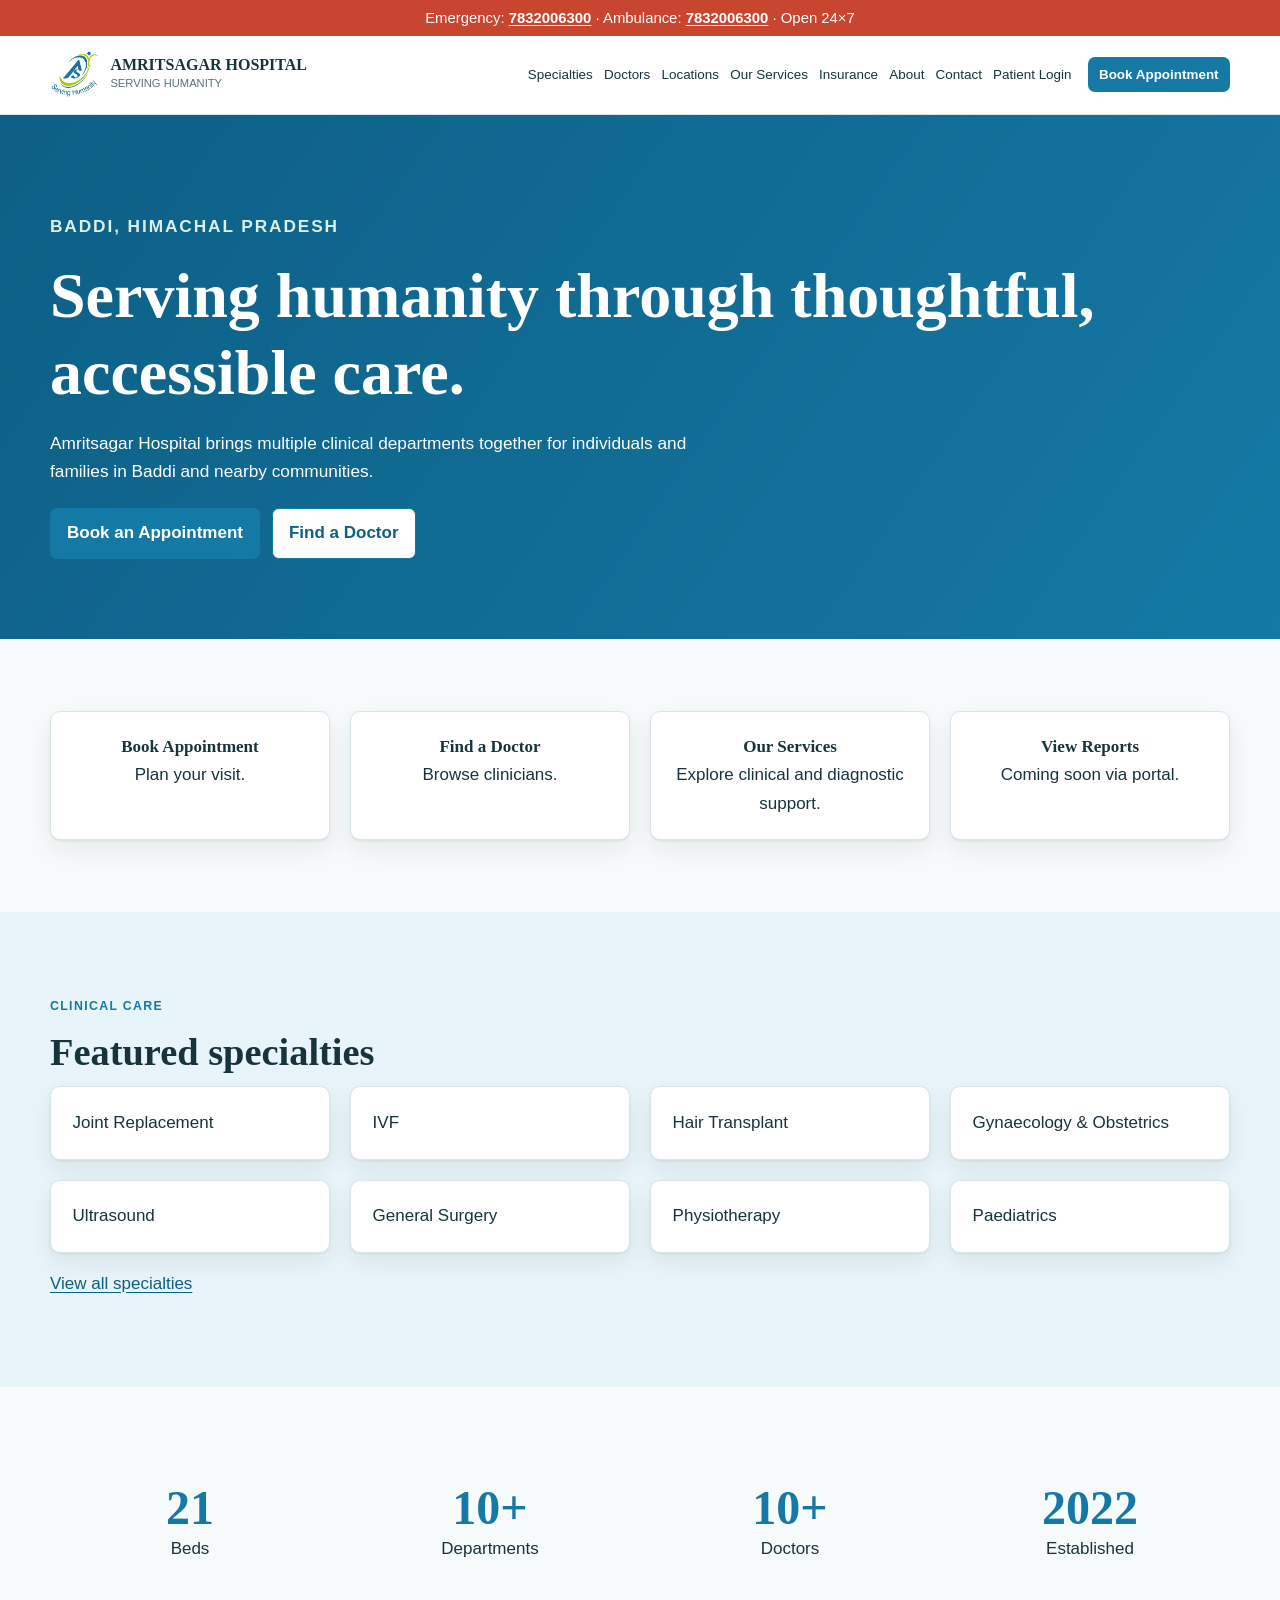
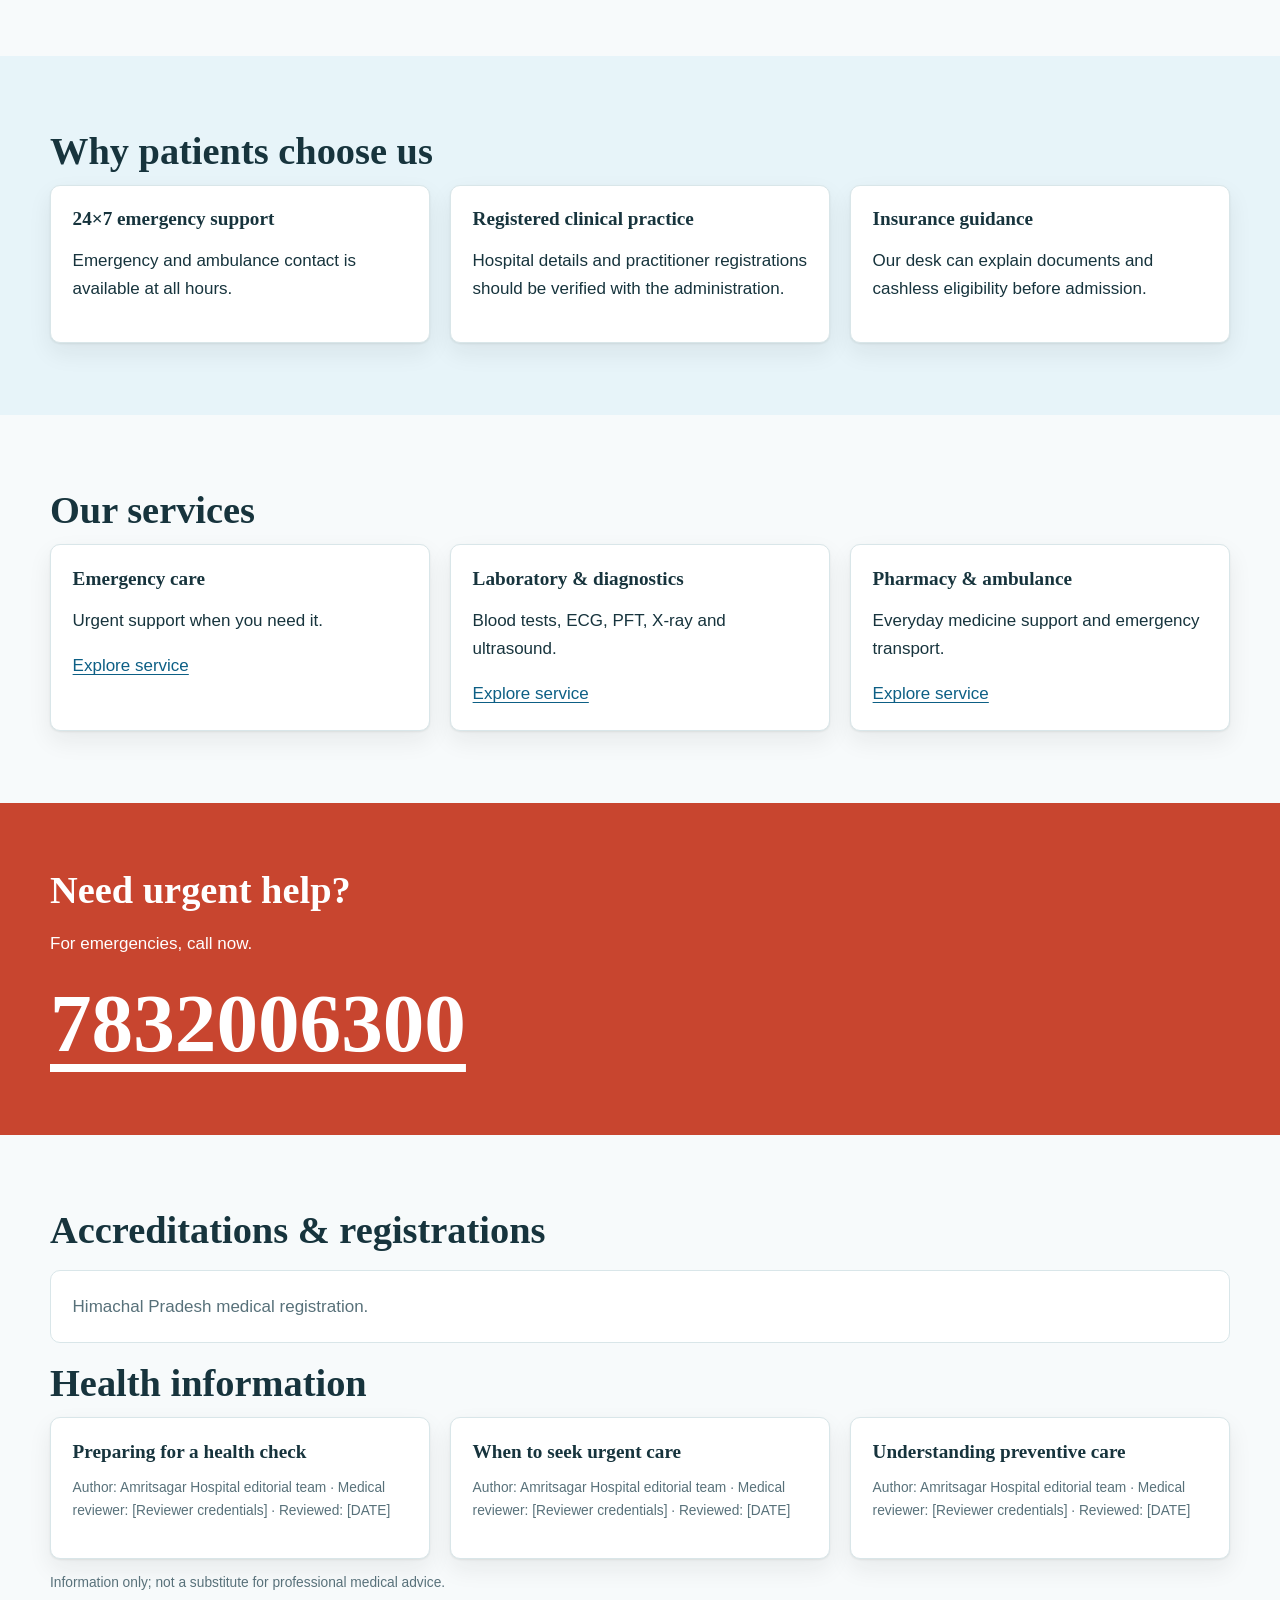
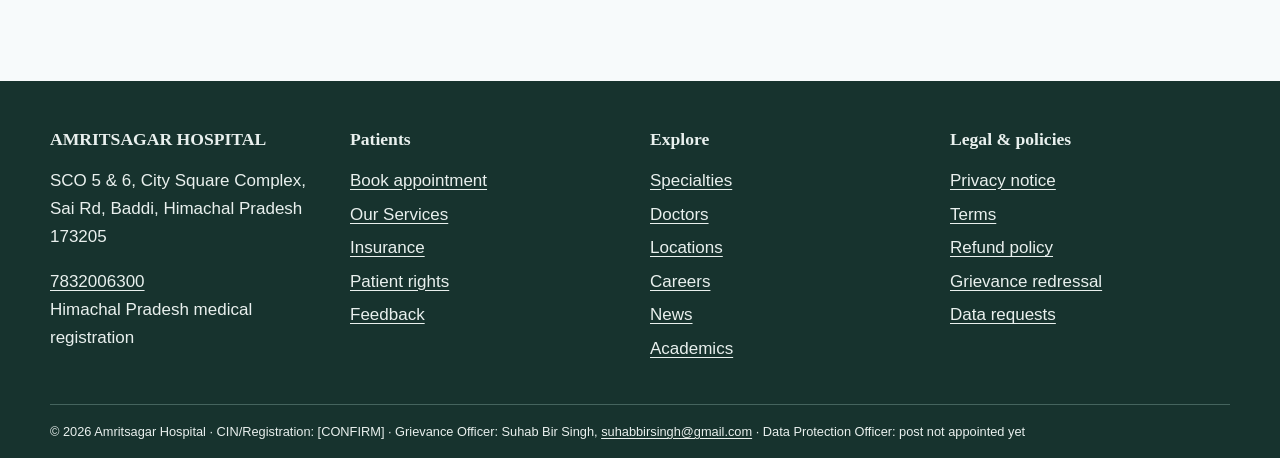
<file: index.html>
﻿<!-- HOME: edit text inside sections safely; shared header/footer navigation is repeated on all pages. -->
<!doctype html><html lang="en-IN"><head><meta charset="utf-8"><meta name="viewport" content="width=device-width, initial-scale=1"><title>Serving Humanity | Amritsagar Hospital</title><meta name="description" content="Amritsagar Hospital, Baddi: multi-specialty care, emergency support and appointments."><link rel="canonical" href="https://amritsagarhospital.in/"><link rel="stylesheet" href="assets/style.css"><script src="assets/main.js" defer></script><script type="application/ld+json">{"@context":"https://schema.org","@type":"Hospital","name":"AMRITSAGAR HOSPITAL","telephone":"+917832006300","address":{"@type":"PostalAddress","streetAddress":"SCO 5 & 6, City Square Complex, Sai Rd","addressLocality":"Baddi","addressRegion":"Himachal Pradesh","postalCode":"173205","addressCountry":"IN"}}</script></head><body>
<a class="skip" href="#main">Skip to content</a><div class="emergency-bar">Emergency: <a href="tel:+917832006300">7832006300</a> · Ambulance: <a href="tel:+917832006300">7832006300</a> · Open 24×7</div><header class="site-header"><div class="header-inner"><a class="brand-lockup" href="index.html"><span class="brand-mark">A</span><span><strong>AMRITSAGAR HOSPITAL</strong><small>SERVING HUMANITY</small></span></a><button class="nav-toggle" type="button" aria-expanded="false" aria-controls="nav">Menu</button><nav class="primary-nav" id="nav" aria-label="Primary navigation"><a href="specialties.html">Specialties</a><a href="doctors.html">Doctors</a><a href="locations.html">Locations</a><a href="health-packages.html">Our Services</a><a href="insurance.html">Insurance</a><a href="about.html">About</a><a href="contact.html">Contact</a><a href="patient-login.html">Patient Login</a></nav><a class="btn btn-primary btn-sm" href="book-appointment.html">Book Appointment</a></div></header>
<main id="main"><section class="hero"><div class="wrap"><p class="eyebrow">Baddi, Himachal Pradesh</p><h1>Serving humanity through thoughtful, accessible care.</h1><p>Amritsagar Hospital brings multiple clinical departments together for individuals and families in Baddi and nearby communities.</p><div class="actions"><a class="btn btn-primary" href="book-appointment.html">Book an Appointment</a><a class="btn btn-outline" href="doctors.html">Find a Doctor</a></div></div></section>
<!-- ===== QUICK ACTIONS ===== --><section class="section"><div class="wrap grid grid-4"><a class="tile card-link" href="book-appointment.html"><strong>Book Appointment</strong>Plan your visit.</a><a class="tile card-link" href="doctors.html"><strong>Find a Doctor</strong>Browse clinicians.</a><a class="tile card-link" href="health-packages.html"><strong>Our Services</strong>Explore clinical and diagnostic support.</a><a class="tile card-link" href="patient-login.html"><strong>View Reports</strong>Coming soon via portal.</a></div></section>
<!-- ===== SPECIALTIES GRID ” add or remove .card blocks here ===== --><section class="section section-tint"><div class="wrap"><p class="eyebrow">Clinical care</p><h2>Featured specialties</h2><div class="grid grid-4"><a class="card card-link" href="specialty-cardiology.html">Joint Replacement</a><a class="card card-link" href="specialty-cardiology.html">IVF</a><a class="card card-link" href="specialty-cardiology.html">Hair Transplant</a><a class="card card-link" href="specialty-cardiology.html">Gynaecology &amp; Obstetrics</a><a class="card card-link" href="specialty-cardiology.html">Ultrasound</a><a class="card card-link" href="specialty-cardiology.html">General Surgery</a><a class="card card-link" href="specialty-cardiology.html">Physiotherapy</a><a class="card card-link" href="specialty-cardiology.html">Paediatrics</a></div><p><a href="specialties.html">View all specialties</a></p></div></section>
<section class="section"><div class="wrap grid grid-4"><div class="stat"><strong>21</strong>Beds</div><div class="stat"><strong>10+</strong>Departments</div><div class="stat"><strong>10+</strong>Doctors</div><div class="stat"><strong>2022</strong>Established</div></div></section>
<section class="section section-tint"><div class="wrap"><h2>Why patients choose us</h2><div class="grid grid-3"><article class="card"><h3>24×7 emergency support</h3><p>Emergency and ambulance contact is available at all hours.</p></article><article class="card"><h3>Registered clinical practice</h3><p>Hospital details and practitioner registrations should be verified with the administration.</p></article><article class="card"><h3>Insurance guidance</h3><p>Our desk can explain documents and cashless eligibility before admission.</p></article></div></div></section>
<section class="section"><div class="wrap"><h2>Our services</h2><div id="package-list" class="grid grid-3"><article class="card"><h3>Emergency care</h3><p>Urgent support when you need it.</p><a href="health-packages.html">Explore service</a></article><article class="card"><h3>Laboratory &amp; diagnostics</h3><p>Blood tests, ECG, PFT, X-ray and ultrasound.</p><a href="health-packages.html">Explore service</a></article><article class="card"><h3>Pharmacy &amp; ambulance</h3><p>Everyday medicine support and emergency transport.</p><a href="health-packages.html">Explore service</a></article></div></div></section>
<section class="emergency-hero"><div class="wrap"><h2>Need urgent help?</h2><p>For emergencies, call now.</p><a class="emergency-number" href="tel:+917832006300">7832006300</a></div></section>
<section class="section"><div class="wrap"><h2>Accreditations &amp; registrations</h2><p class="note">Himachal Pradesh medical registration. <!-- PLACEHOLDER: confirm exact registration/ accreditation wording with hospital --></p><h2>Health information</h2><div class="grid grid-3"><article class="card"><h3>Preparing for a health check</h3><p class="medical-meta">Author: Amritsagar Hospital editorial team · Medical reviewer: [Reviewer credentials] · Reviewed: [DATE]</p></article><article class="card"><h3>When to seek urgent care</h3><p class="medical-meta">Author: Amritsagar Hospital editorial team · Medical reviewer: [Reviewer credentials] · Reviewed: [DATE]</p></article><article class="card"><h3>Understanding preventive care</h3><p class="medical-meta">Author: Amritsagar Hospital editorial team · Medical reviewer: [Reviewer credentials] · Reviewed: [DATE]</p></article></div><p class="medical-meta">Information only; not a substitute for professional medical advice.</p></div></section></main>
<footer class="site-footer"><div class="wrap grid grid-4"><section><h2>AMRITSAGAR HOSPITAL</h2><p>SCO 5 &amp; 6, City Square Complex, Sai Rd, Baddi, Himachal Pradesh 173205</p><p><a href="tel:+917832006300">7832006300</a><br>Himachal Pradesh medical registration</p></section><section><h2>Patients</h2><ul><li><a href="book-appointment.html">Book appointment</a></li><li><a href="health-packages.html">Our Services</a></li><li><a href="insurance.html">Insurance</a></li><!-- PAGE TO BUILD: patient rights --><li><a href="404.html">Patient rights</a></li><!-- PAGE TO BUILD: feedback --><li><a href="404.html">Feedback</a></li></ul></section><section><h2>Explore</h2><ul><li><a href="specialties.html">Specialties</a></li><li><a href="doctors.html">Doctors</a></li><li><a href="locations.html">Locations</a></li><!-- PAGE TO BUILD: careers --><li><a href="404.html">Careers</a></li><!-- PAGE TO BUILD: news --><li><a href="404.html">News</a></li><!-- PAGE TO BUILD: academics --><li><a href="404.html">Academics</a></li></ul></section><section><h2>Legal &amp; policies</h2><ul><!-- PAGE TO BUILD: privacy --><li><a href="404.html">Privacy notice</a></li><!-- PAGE TO BUILD: terms --><li><a href="404.html">Terms</a></li><!-- PAGE TO BUILD: refund policy --><li><a href="404.html">Refund policy</a></li><!-- PAGE TO BUILD: grievance --><li><a href="404.html">Grievance redressal</a></li><!-- PAGE TO BUILD: data rights --><li><a href="404.html">Data requests</a></li></ul></section></div><div class="wrap footer-bottom">© 2026 Amritsagar Hospital · CIN/Registration: [CONFIRM] · Grievance Officer: Suhab Bir Singh, <a href="mailto:suhabbirsingh@gmail.com">suhabbirsingh@gmail.com</a> · <!-- PLACEHOLDER: confirm Data Protection Officer --><span>Data Protection Officer: post not appointed yet</span></div></footer></body></html>
</file>
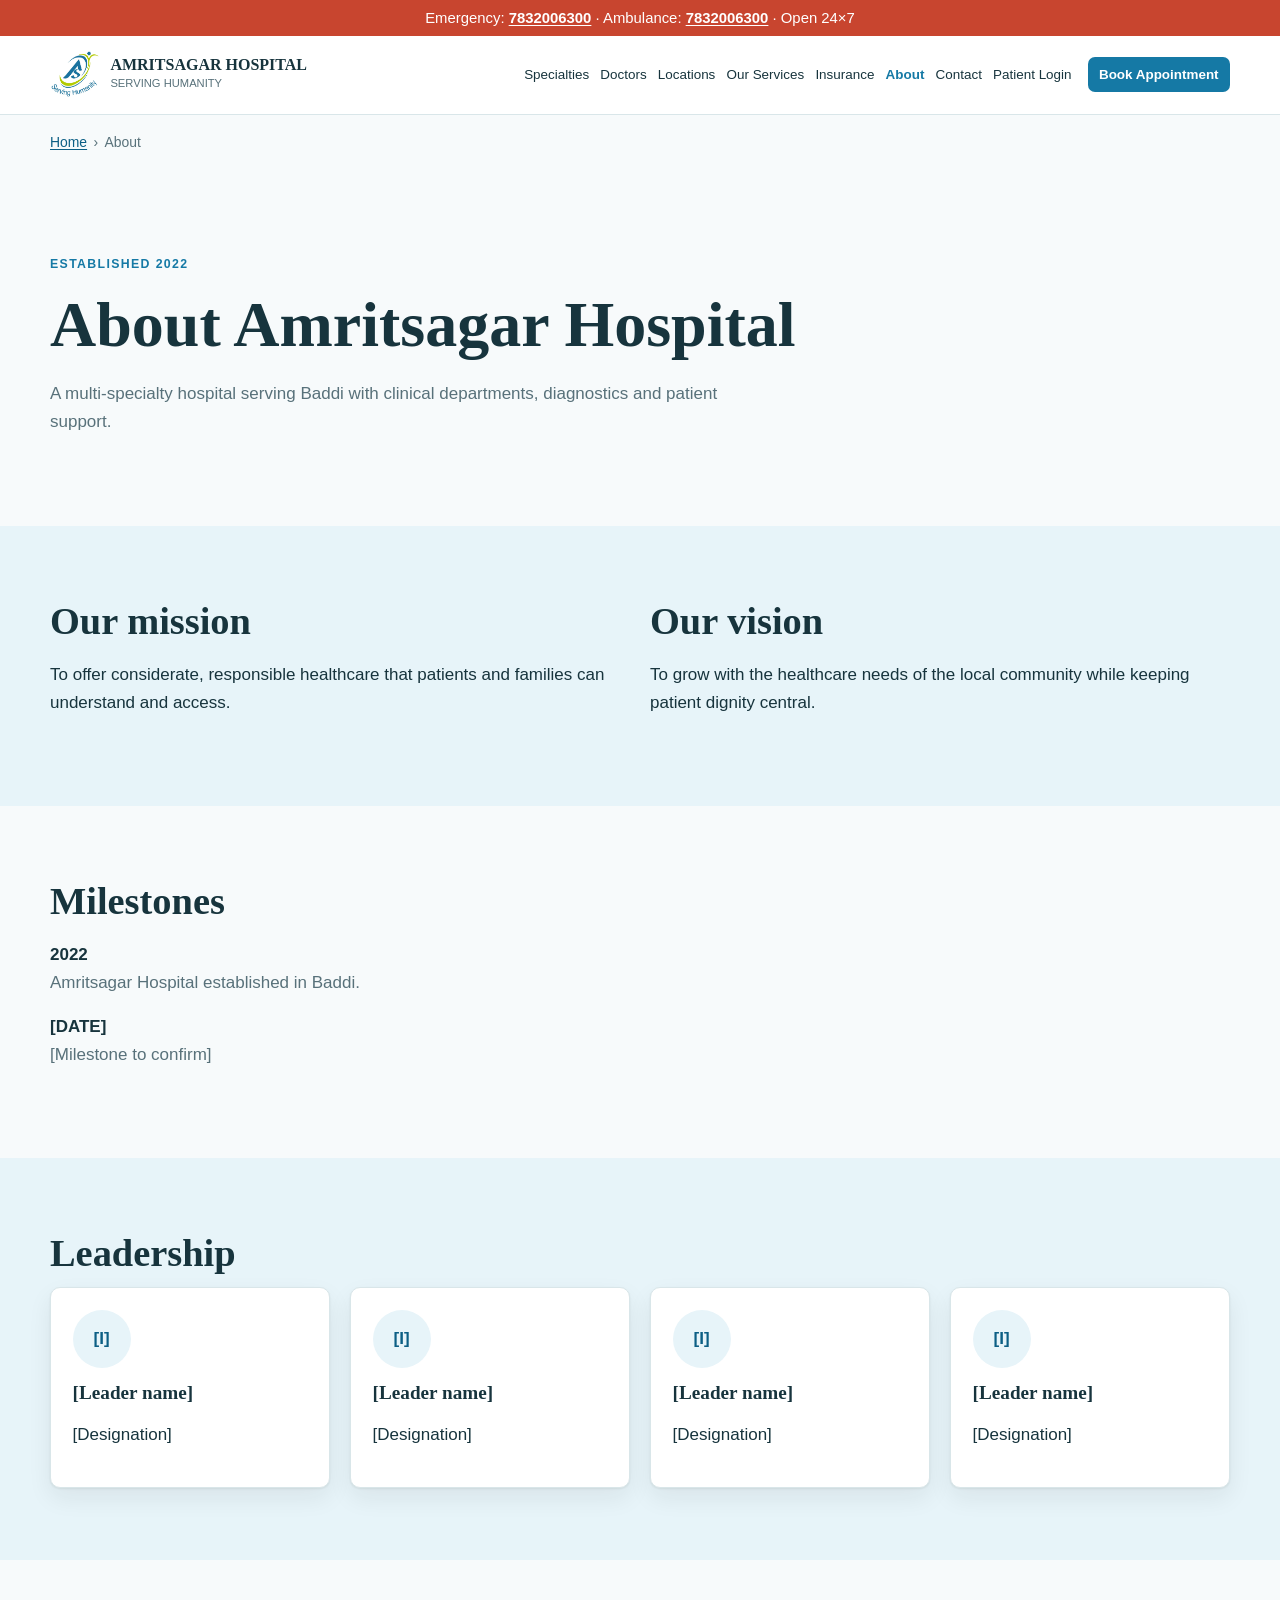
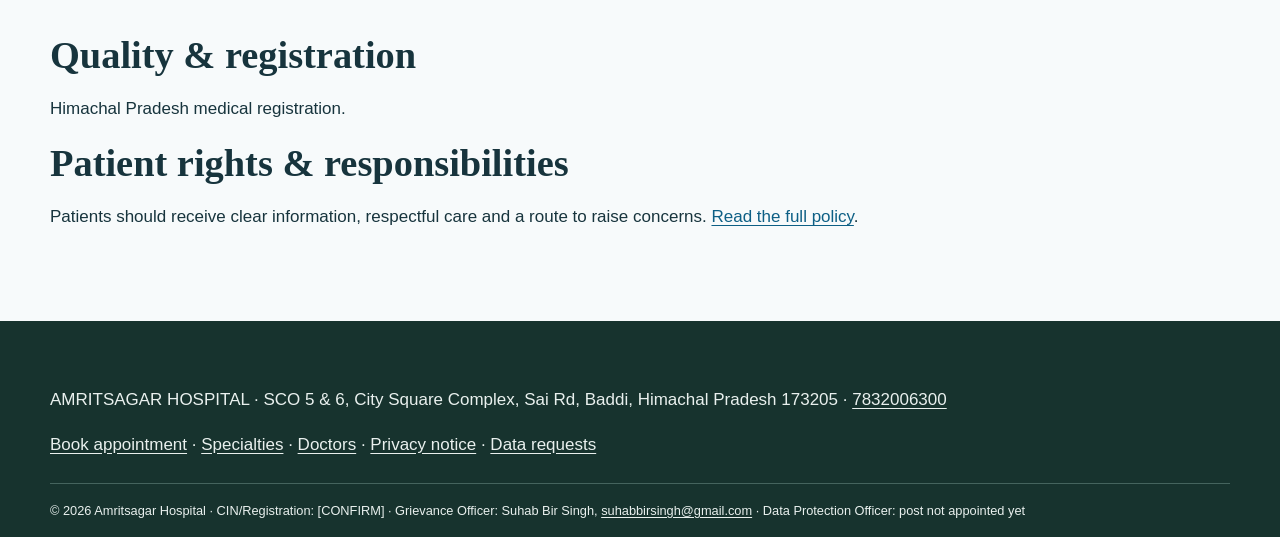
<file: about.html>
﻿<!-- ABOUT: edit mission, milestones and leadership details; do not alter the common emergency contacts without confirmation. --><!doctype html><html lang="en-IN"><head><meta charset="utf-8"><meta name="viewport" content="width=device-width, initial-scale=1"><title>About | Amritsagar Hospital</title><meta name="description" content="Learn about Amritsagar Hospital in Baddi."><link rel="stylesheet" href="assets/style.css"><script src="assets/main.js" defer></script></head><body><a class="skip" href="#main">Skip to content</a><div class="emergency-bar">Emergency: <a href="tel:+917832006300">7832006300</a> · Ambulance: <a href="tel:+917832006300">7832006300</a> · Open 24×7</div><header class="site-header"><div class="header-inner"><a class="brand-lockup" href="index.html"><span class="brand-mark">A</span><span><strong>AMRITSAGAR HOSPITAL</strong><small>SERVING HUMANITY</small></span></a><button class="nav-toggle" type="button" aria-expanded="false" aria-controls="nav">Menu</button><nav class="primary-nav" id="nav" aria-label="Primary navigation"><a href="specialties.html">Specialties</a><a href="doctors.html">Doctors</a><a href="locations.html">Locations</a><a href="health-packages.html">Our Services</a><a href="insurance.html">Insurance</a><a href="about.html" aria-current="page">About</a><a href="contact.html">Contact</a><a href="patient-login.html">Patient Login</a></nav><a class="btn btn-primary btn-sm" href="book-appointment.html">Book Appointment</a></div></header><main id="main"><div class="wrap breadcrumbs"><a href="index.html">Home</a><span>›</span>About</div><section class="section"><div class="wrap"><p class="eyebrow">Established 2022</p><h1>About Amritsagar Hospital</h1><p class="lead">A multi-specialty hospital serving Baddi with clinical departments, diagnostics and patient support.</p></div></section><!-- ===== MISSION AND VISION ===== --><section class="section section-tint"><div class="wrap grid grid-2"><article><h2>Our mission</h2><p>To offer considerate, responsible healthcare that patients and families can understand and access.</p></article><article><h2>Our vision</h2><p>To grow with the healthcare needs of the local community while keeping patient dignity central.</p></article></div></section><section class="section"><div class="wrap"><h2>Milestones</h2><dl class="deflist"><dt>2022</dt><dd>Amritsagar Hospital established in Baddi.</dd><dt>[DATE]</dt><dd><!-- PLACEHOLDER: confirm milestone -->[Milestone to confirm]</dd></dl></div></section><section class="section section-tint"><div class="wrap"><h2>Leadership</h2><div class="grid grid-4"><article class="doc-card"><div class="avatar">[I]</div><h3>[Leader name]</h3><p>[Designation]</p></article><article class="doc-card"><div class="avatar">[I]</div><h3>[Leader name]</h3><p>[Designation]</p></article><article class="doc-card"><div class="avatar">[I]</div><h3>[Leader name]</h3><p>[Designation]</p></article><article class="doc-card"><div class="avatar">[I]</div><h3>[Leader name]</h3><p>[Designation]</p></article></div></div></section><section class="section"><div class="wrap"><h2>Quality &amp; registration</h2><p>Himachal Pradesh medical registration. <!-- PLACEHOLDER: confirm registration number and accreditation claims --></p><h2>Patient rights &amp; responsibilities</h2><p>Patients should receive clear information, respectful care and a route to raise concerns. <!-- PAGE TO BUILD: patient rights --> <a href="404.html">Read the full policy</a>.</p></div></section></main><footer class="site-footer"><div class="wrap"><p>AMRITSAGAR HOSPITAL · SCO 5 &amp; 6, City Square Complex, Sai Rd, Baddi, Himachal Pradesh 173205 · <a href="tel:+917832006300">7832006300</a></p><p><a href="book-appointment.html">Book appointment</a> · <a href="specialties.html">Specialties</a> · <a href="doctors.html">Doctors</a> · <!-- PAGE TO BUILD: privacy --> <a href="404.html">Privacy notice</a> · <!-- PAGE TO BUILD: data rights --> <a href="404.html">Data requests</a></p><div class="footer-bottom">© 2026 Amritsagar Hospital · CIN/Registration: [CONFIRM] · Grievance Officer: Suhab Bir Singh, <a href="mailto:suhabbirsingh@gmail.com">suhabbirsingh@gmail.com</a> · <!-- PLACEHOLDER: confirm DPO --><span>Data Protection Officer: post not appointed yet</span></div></div></footer></body></html>
</file>
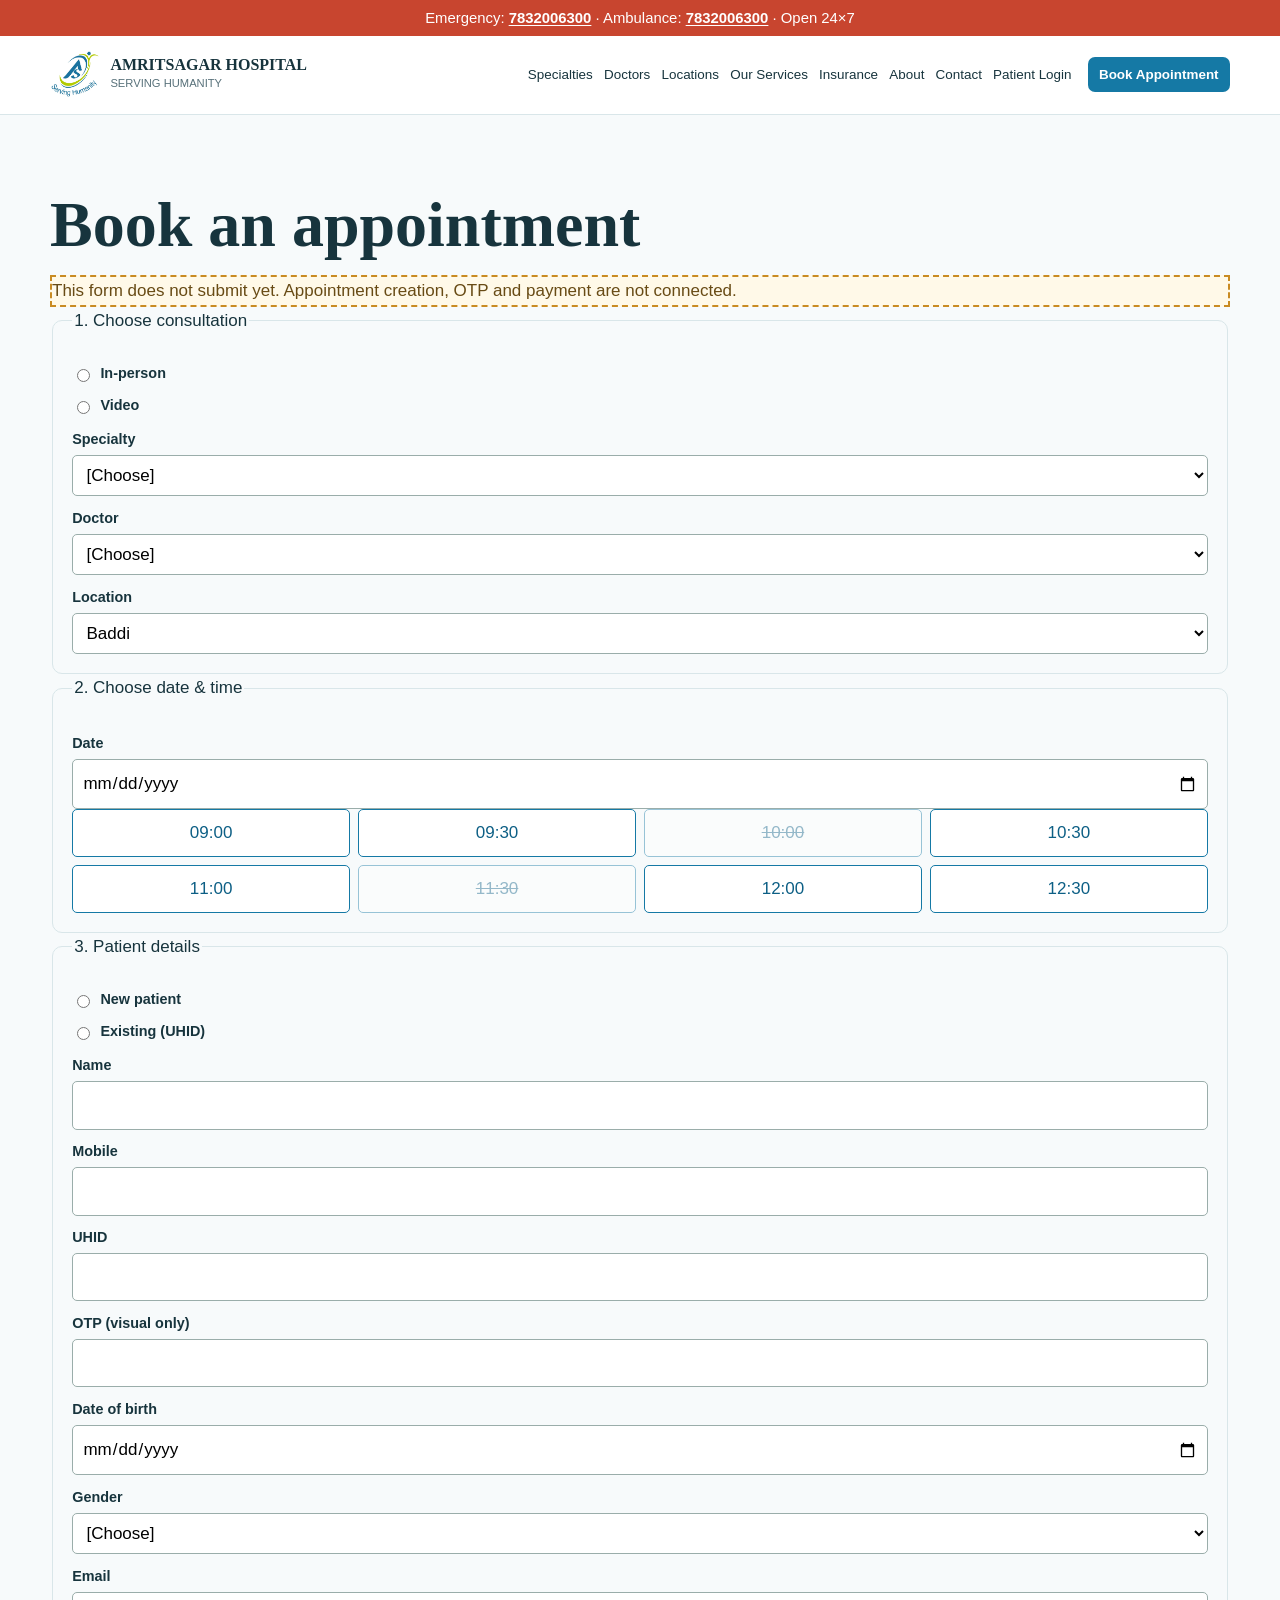
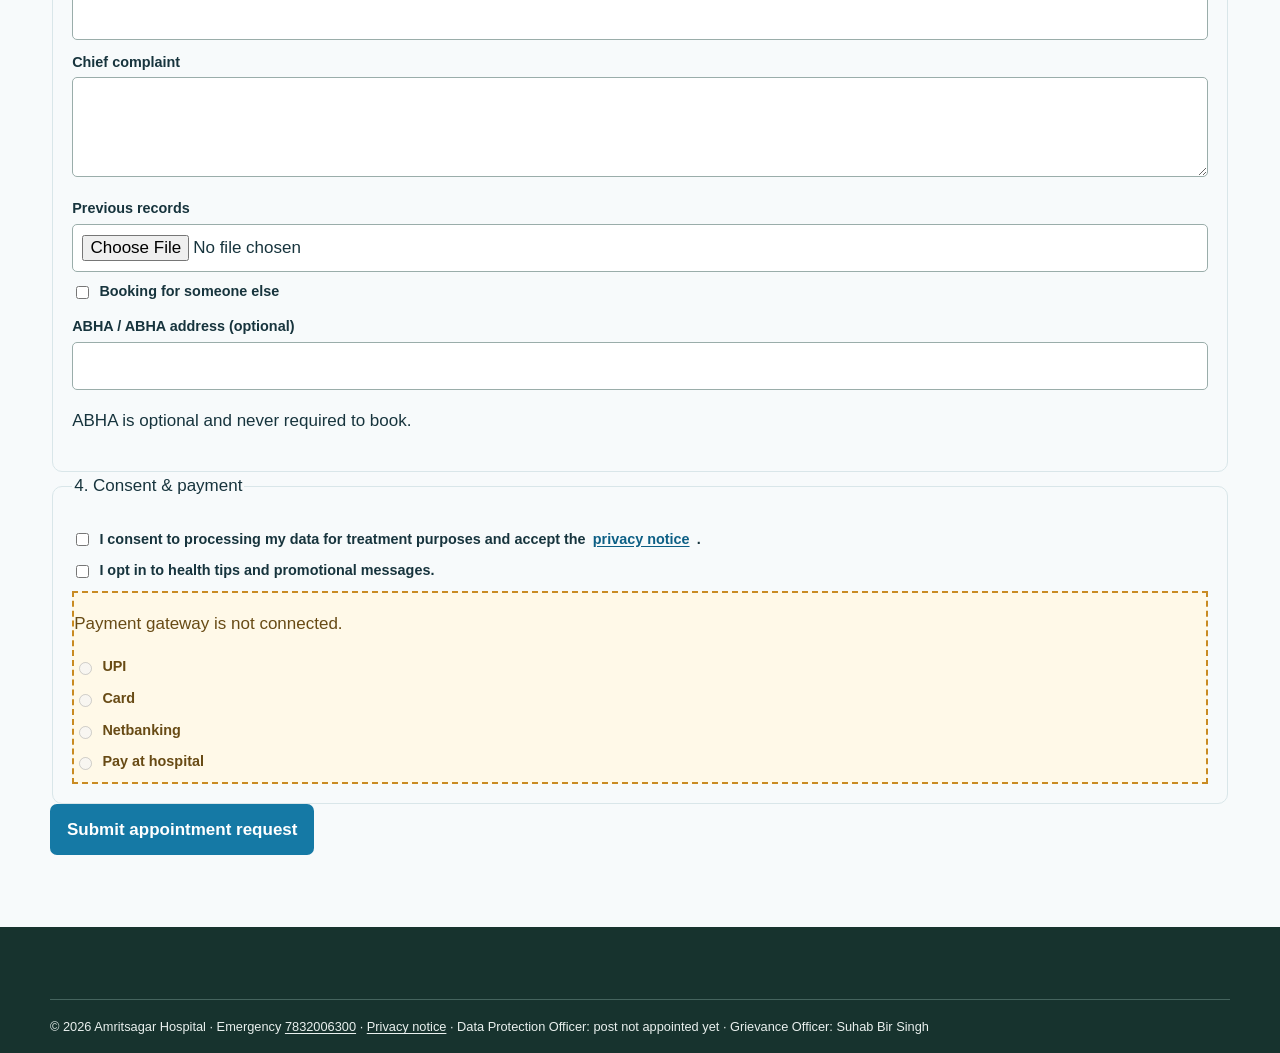
<file: book-appointment.html>
﻿<!-- APPOINTMENT SHELL: all controls are visual only until HIS and payment integrations are connected. --><!doctype html><html lang="en-IN"><head><meta charset="utf-8"><meta name="viewport" content="width=device-width, initial-scale=1"><title>Book Appointment | Amritsagar Hospital</title><meta name="description" content="Appointment booking shell for Amritsagar Hospital."><link rel="stylesheet" href="assets/style.css"><script src="assets/main.js" defer></script></head><body><a class="skip" href="#main">Skip to content</a><div class="emergency-bar">Emergency: <a href="tel:+917832006300">7832006300</a> · Ambulance: <a href="tel:+917832006300">7832006300</a> · Open 24×7</div><header class="site-header"><div class="header-inner"><a class="brand-lockup" href="index.html"><span class="brand-mark">A</span><span><strong>AMRITSAGAR HOSPITAL</strong><small>SERVING HUMANITY</small></span></a><button class="nav-toggle" type="button" aria-expanded="false" aria-controls="nav">Menu</button><nav class="primary-nav" id="nav" aria-label="Primary navigation"><a href="specialties.html">Specialties</a><a href="doctors.html">Doctors</a><a href="locations.html">Locations</a><a href="health-packages.html">Our Services</a><a href="insurance.html">Insurance</a><a href="about.html">About</a><a href="contact.html">Contact</a><a href="patient-login.html">Patient Login</a></nav><a class="btn btn-primary btn-sm" href="book-appointment.html" aria-current="page">Book Appointment</a></div></header><main id="main"><section class="section"><div class="wrap"><h1>Book an appointment</h1><!-- INTEGRATION POINT: appointment-creation Replace: inert form below Needs: POST /v1/appointments Owner: HIS integration team Notes: create only after slot confirmation --><div class="todo">This form does not submit yet. Appointment creation, OTP and payment are not connected.</div><form onsubmit="return false;"><fieldset><legend>1. Choose consultation</legend><label class="choice"><input type="radio" name="consultation_mode"> In-person</label><label class="choice"><input type="radio" name="consultation_mode"> Video</label><label for="specialty">Specialty</label><select id="specialty" name="specialty"><option>[Choose]</option></select><label for="doctor">Doctor</label><select id="doctor" name="doctor_id"><option>[Choose]</option></select><label for="location">Location</label><select id="location" name="location"><option>Baddi</option></select></fieldset><fieldset><!-- INTEGRATION POINT: doctor-availability Replace: static slot grid below Needs: GET /v1/doctors/{doctorId}/slots?date=YYYY-MM-DD Owner: HIS integration team Notes: slots are soft-held for 8 min; do not promise until confirmed --><legend>2. Choose date &amp; time</legend><label for="date">Date</label><input id="date" name="slot_start_ts" type="date"><div id="slot-grid" class="slot-grid"><button type="button">09:00</button><button type="button">09:30</button><button class="unavailable" type="button">10:00</button><button type="button">10:30</button><button type="button">11:00</button><button class="unavailable" type="button">11:30</button><button type="button">12:00</button><button type="button">12:30</button></div></fieldset><fieldset><legend>3. Patient details</legend><label class="choice"><input type="radio" name="patient_type"> New patient</label><label class="choice"><input type="radio" name="patient_type"> Existing (UHID)</label><label for="name">Name</label><input id="name" name="patient_name"><label for="mobile">Mobile</label><input id="mobile" name="patient_mobile" type="tel"><label for="uhid">UHID</label><input id="uhid" name="patient_uhid"><label for="otp">OTP (visual only)</label><input id="otp" name="otp"><label for="dob">Date of birth</label><input id="dob" name="dob" type="date"><label for="gender">Gender</label><select id="gender" name="gender"><option>[Choose]</option></select><label for="email">Email</label><input id="email" name="email" type="email"><label for="complaint">Chief complaint</label><textarea id="complaint" name="chief_complaint"></textarea><label for="records">Previous records</label><input id="records" name="records" type="file"><label class="choice"><input type="checkbox" name="dependent_booking"> Booking for someone else</label><label for="abha">ABHA / ABHA address (optional)</label><input id="abha" name="abha_address"><p>ABHA is optional and never required to book.</p></fieldset><fieldset><legend>4. Consent &amp; payment</legend><label class="choice"><input type="checkbox" name="consent_treatment"> I consent to processing my data for treatment purposes and accept the <a href="404.html">privacy notice</a>.</label><label class="choice"><input type="checkbox" name="consent_marketing"> I opt in to health tips and promotional messages.</label><div class="todo"><p>Payment gateway is not connected.</p><label class="choice"><input type="radio" name="payment" disabled> UPI</label><label class="choice"><input type="radio" name="payment" disabled> Card</label><label class="choice"><input type="radio" name="payment" disabled> Netbanking</label><label class="choice"><input type="radio" name="payment" disabled> Pay at hospital</label></div></fieldset><button class="btn btn-primary" type="submit">Submit appointment request</button></form></div></section></main><footer class="site-footer"><div class="wrap footer-bottom">© 2026 Amritsagar Hospital · Emergency <a href="tel:+917832006300">7832006300</a> · <a href="404.html">Privacy notice</a> · Data Protection Officer: post not appointed yet · Grievance Officer: Suhab Bir Singh</div></footer></body></html>
</file>
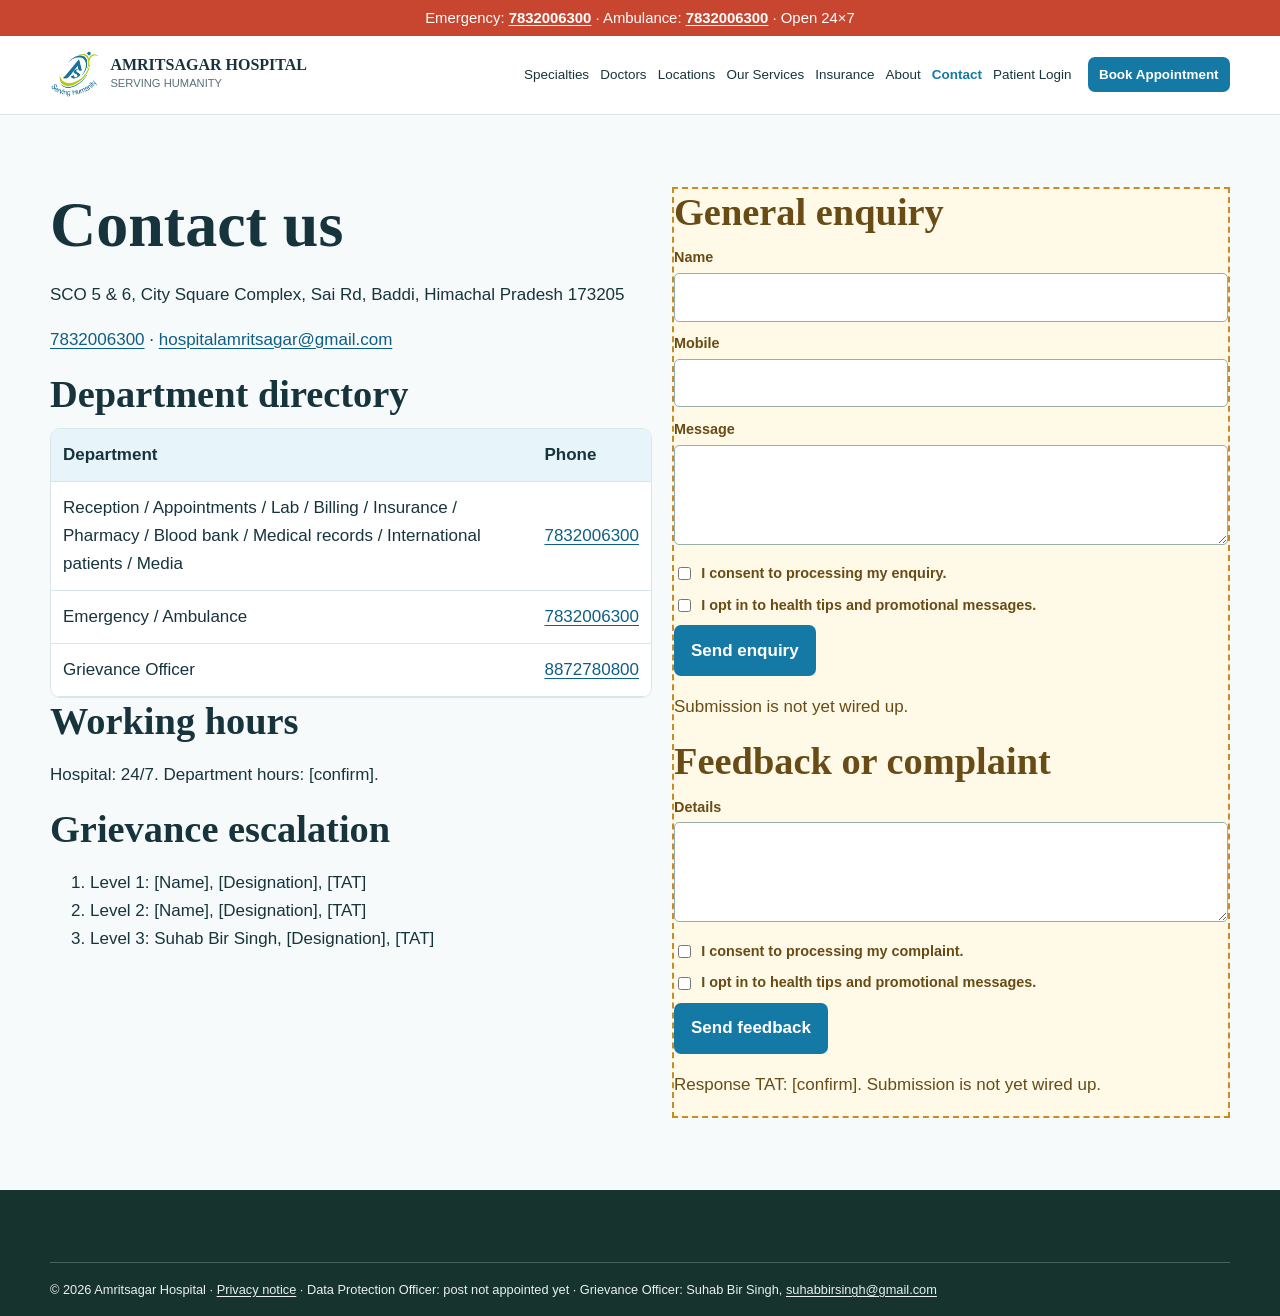
<file: contact.html>
﻿<!-- CONTACT: update directory and escalation names when confirmed. --><!doctype html><html lang="en-IN"><head><meta charset="utf-8"><meta name="viewport" content="width=device-width, initial-scale=1"><title>Contact | Amritsagar Hospital</title><meta name="description" content="Contact Amritsagar Hospital in Baddi."><link rel="stylesheet" href="assets/style.css"><script src="assets/main.js" defer></script></head><body><a class="skip" href="#main">Skip to content</a><div class="emergency-bar">Emergency: <a href="tel:+917832006300">7832006300</a> · Ambulance: <a href="tel:+917832006300">7832006300</a> · Open 24×7</div><header class="site-header"><div class="header-inner"><a class="brand-lockup" href="index.html"><span class="brand-mark">A</span><span><strong>AMRITSAGAR HOSPITAL</strong><small>SERVING HUMANITY</small></span></a><button class="nav-toggle" type="button" aria-expanded="false" aria-controls="nav">Menu</button><nav class="primary-nav" id="nav" aria-label="Primary navigation"><a href="specialties.html">Specialties</a><a href="doctors.html">Doctors</a><a href="locations.html">Locations</a><a href="health-packages.html">Our Services</a><a href="insurance.html">Insurance</a><a href="about.html">About</a><a href="contact.html" aria-current="page">Contact</a><a href="patient-login.html">Patient Login</a></nav><a class="btn btn-primary btn-sm" href="book-appointment.html">Book Appointment</a></div></header><main id="main"><section class="section"><div class="wrap grid grid-2"><article><h1>Contact us</h1><p>SCO 5 &amp; 6, City Square Complex, Sai Rd, Baddi, Himachal Pradesh 173205</p><p><a href="tel:+917832006300">7832006300</a> · <a href="mailto:hospitalamritsagar@gmail.com">hospitalamritsagar@gmail.com</a></p><h2>Department directory</h2><div class="table-scroll"><table><tr><th>Department</th><th>Phone</th></tr><tr><td>Reception / Appointments / Lab / Billing / Insurance / Pharmacy / Blood bank / Medical records / International patients / Media</td><td><a href="tel:+917832006300">7832006300</a></td></tr><tr><td>Emergency / Ambulance</td><td><a href="tel:+917832006300">7832006300</a></td></tr><tr><td>Grievance Officer</td><td><a href="tel:+918872780800">8872780800</a></td></tr></table></div><h2>Working hours</h2><p>Hospital: 24/7. Department hours: [confirm].</p><h2>Grievance escalation</h2><ol><li>Level 1: [Name], [Designation], [TAT]</li><li>Level 2: [Name], [Designation], [TAT]</li><li>Level 3: Suhab Bir Singh, [Designation], [TAT]</li></ol></article><!-- INTEGRATION POINT: contact-form-delivery Replace: inert forms below Needs: secure form delivery Owner: HIS integration team Notes: retain consent record --><aside class="todo"><form onsubmit="return false;"><h2>General enquiry</h2><label for="enquiry-name">Name</label><input id="enquiry-name" name="patient_name"><label for="enquiry-mobile">Mobile</label><input id="enquiry-mobile" name="patient_mobile"><label for="enquiry-message">Message</label><textarea id="enquiry-message" name="chief_complaint"></textarea><label class="choice"><input type="checkbox" name="consent_treatment"> I consent to processing my enquiry.</label><label class="choice"><input type="checkbox" name="consent_marketing"> I opt in to health tips and promotional messages.</label><button class="btn btn-primary" type="submit">Send enquiry</button><p>Submission is not yet wired up.</p></form><form onsubmit="return false;"><h2>Feedback or complaint</h2><label for="feedback">Details</label><textarea id="feedback" name="chief_complaint"></textarea><label class="choice"><input type="checkbox" name="consent_treatment"> I consent to processing my complaint.</label><label class="choice"><input type="checkbox" name="consent_marketing"> I opt in to health tips and promotional messages.</label><button class="btn btn-primary" type="submit">Send feedback</button><p>Response TAT: [confirm]. Submission is not yet wired up.</p></form></aside></div></section></main><footer class="site-footer"><div class="wrap footer-bottom">© 2026 Amritsagar Hospital · <a href="404.html">Privacy notice</a> · Data Protection Officer: post not appointed yet · Grievance Officer: Suhab Bir Singh, <a href="mailto:suhabbirsingh@gmail.com">suhabbirsingh@gmail.com</a></div></footer></body></html>
</file>
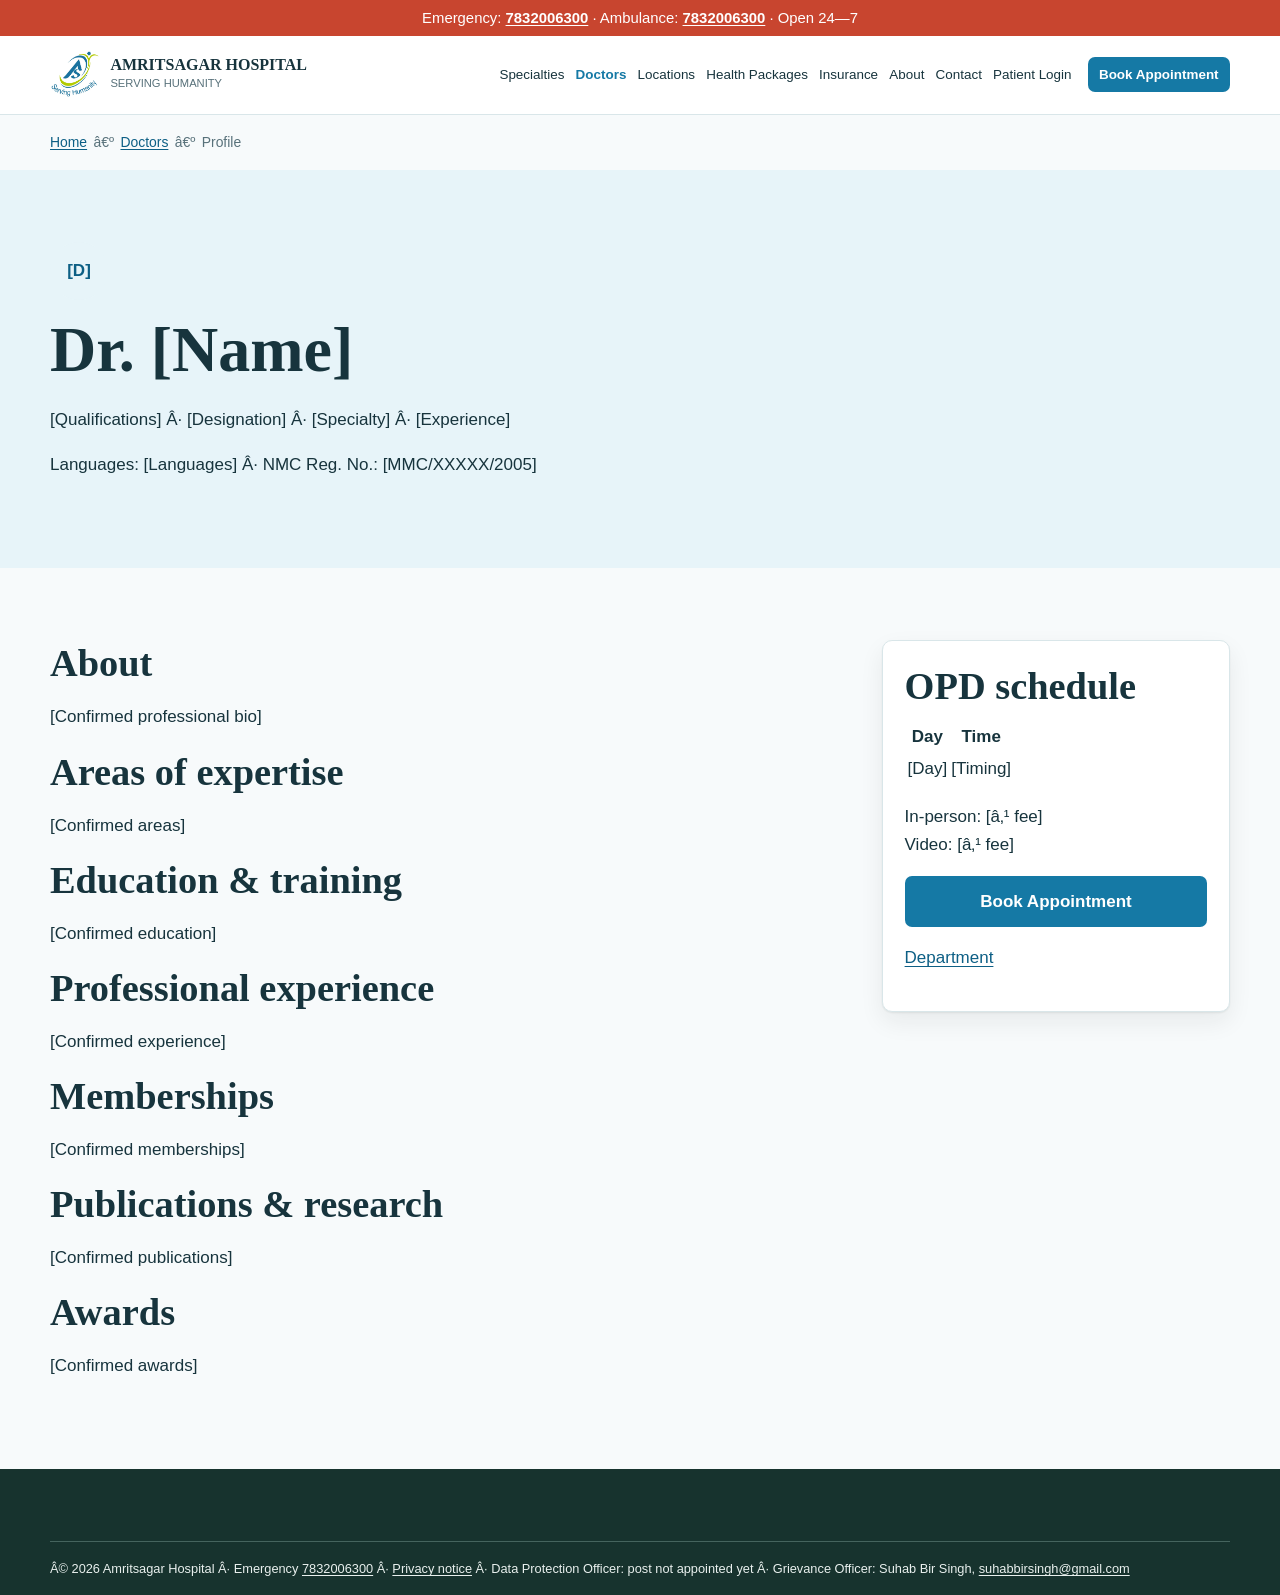
<file: doctor-profile.html>
﻿<!-- DOCTOR PROFILE TEMPLATE: duplicate for each confirmed doctor, rename it, and update all bracketed fields. NMC CODE OF ETHICS: no superlatives, comparisons, testimonials or patient solicitations on doctor pages. --><!doctype html><html lang="en-IN"><head><meta charset="utf-8"><meta name="viewport" content="width=device-width, initial-scale=1"><title>Doctor Profile Template | Amritsagar Hospital</title><meta name="description" content="Doctor profile template for Amritsagar Hospital."><link rel="stylesheet" href="assets/style.css"><script src="assets/main.js" defer></script><script type="application/ld+json">{"@context":"https://schema.org","@type":"Physician","name":"Dr. [Name]"}</script></head><body><a class="skip" href="#main">Skip to content</a><div class="emergency-bar">Emergency: <a href="tel:+917832006300">7832006300</a> · Ambulance: <a href="tel:+917832006300">7832006300</a> · Open 24—7</div><header class="site-header"><div class="header-inner"><a class="brand-lockup" href="index.html"><span class="brand-mark">A</span><span><strong>AMRITSAGAR HOSPITAL</strong><small>SERVING HUMANITY</small></span></a><button class="nav-toggle" type="button" aria-expanded="false" aria-controls="nav">Menu</button><nav class="primary-nav" id="nav" aria-label="Primary navigation"><a href="specialties.html">Specialties</a><a href="doctors.html" aria-current="page">Doctors</a><a href="locations.html">Locations</a><a href="health-packages.html">Health Packages</a><a href="insurance.html">Insurance</a><a href="about.html">About</a><a href="contact.html">Contact</a><a href="patient-login.html">Patient Login</a></nav><a class="btn btn-primary btn-sm" href="book-appointment.html">Book Appointment</a></div></header><main id="main"><div class="wrap breadcrumbs"><a href="index.html">Home</a><span>â€º</span><a href="doctors.html">Doctors</a><span>â€º</span>Profile</div><section class="section section-tint"><div class="wrap"><div class="avatar">[D]</div><h1>Dr. [Name]</h1><p>[Qualifications] Â· [Designation] Â· [Specialty] Â· [Experience]</p><p>Languages: [Languages] Â· NMC Reg. No.: [MMC/XXXXX/2005]</p></div></section><section class="section"><div class="wrap grid grid-sidebar"><article><h2>About</h2><p>[Confirmed professional bio]</p><h2>Areas of expertise</h2><p>[Confirmed areas]</p><h2>Education &amp; training</h2><p>[Confirmed education]</p><h2>Professional experience</h2><p>[Confirmed experience]</p><h2>Memberships</h2><p>[Confirmed memberships]</p><h2>Publications &amp; research</h2><p>[Confirmed publications]</p><h2>Awards</h2><p>[Confirmed awards]</p></article><aside class="sidebar"><div class="card"><h2>OPD schedule</h2><table><tr><th>Day</th><th>Time</th></tr><tr><td>[Day]</td><td>[Timing]</td></tr></table><p>In-person: [â‚¹ fee]<br>Video: [â‚¹ fee]</p><a class="btn btn-primary btn-block" href="book-appointment.html">Book Appointment</a><p><a href="specialty-cardiology.html">Department</a></p></div></aside></div></section></main><footer class="site-footer"><div class="wrap footer-bottom">Â© 2026 Amritsagar Hospital Â· Emergency <a href="tel:+917832006300">7832006300</a> Â· <a href="404.html">Privacy notice</a> Â· Data Protection Officer: post not appointed yet Â· Grievance Officer: Suhab Bir Singh, <a href="mailto:suhabbirsingh@gmail.com">suhabbirsingh@gmail.com</a></div></footer></body></html>
</file>
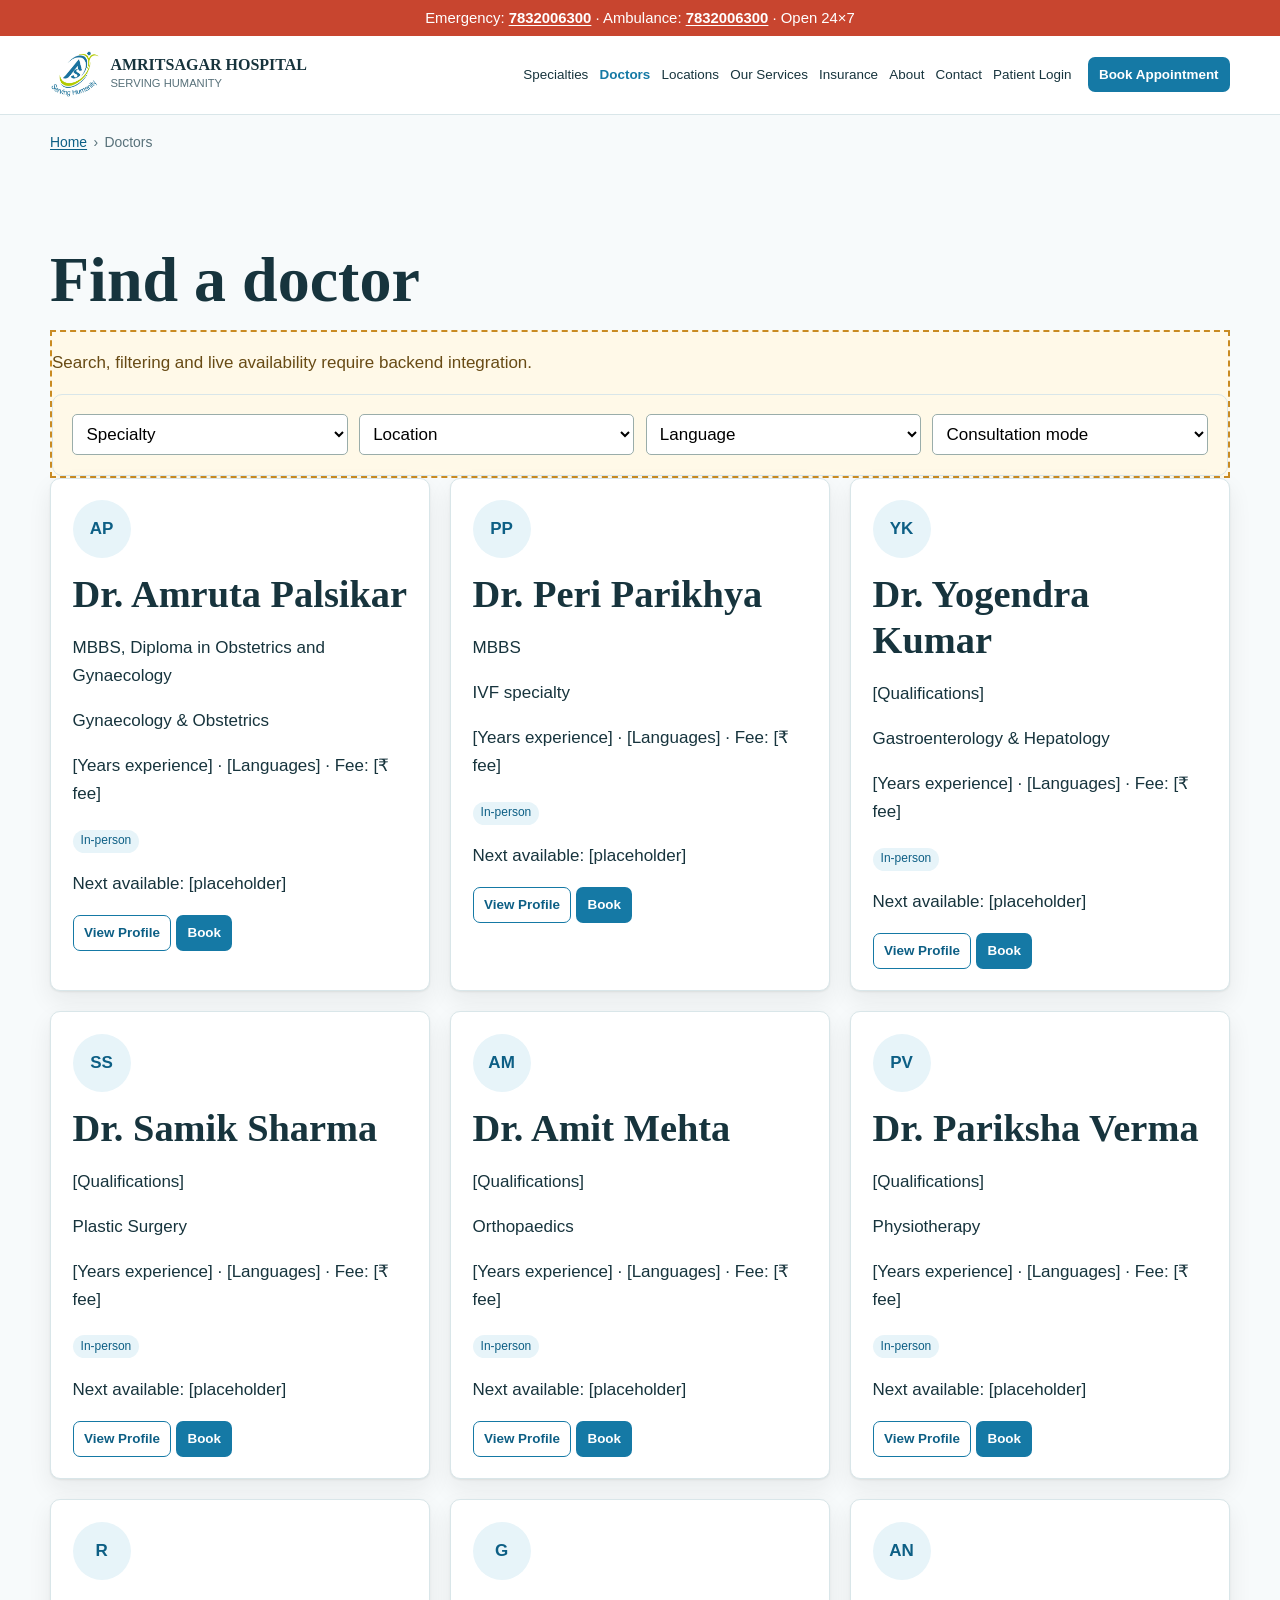
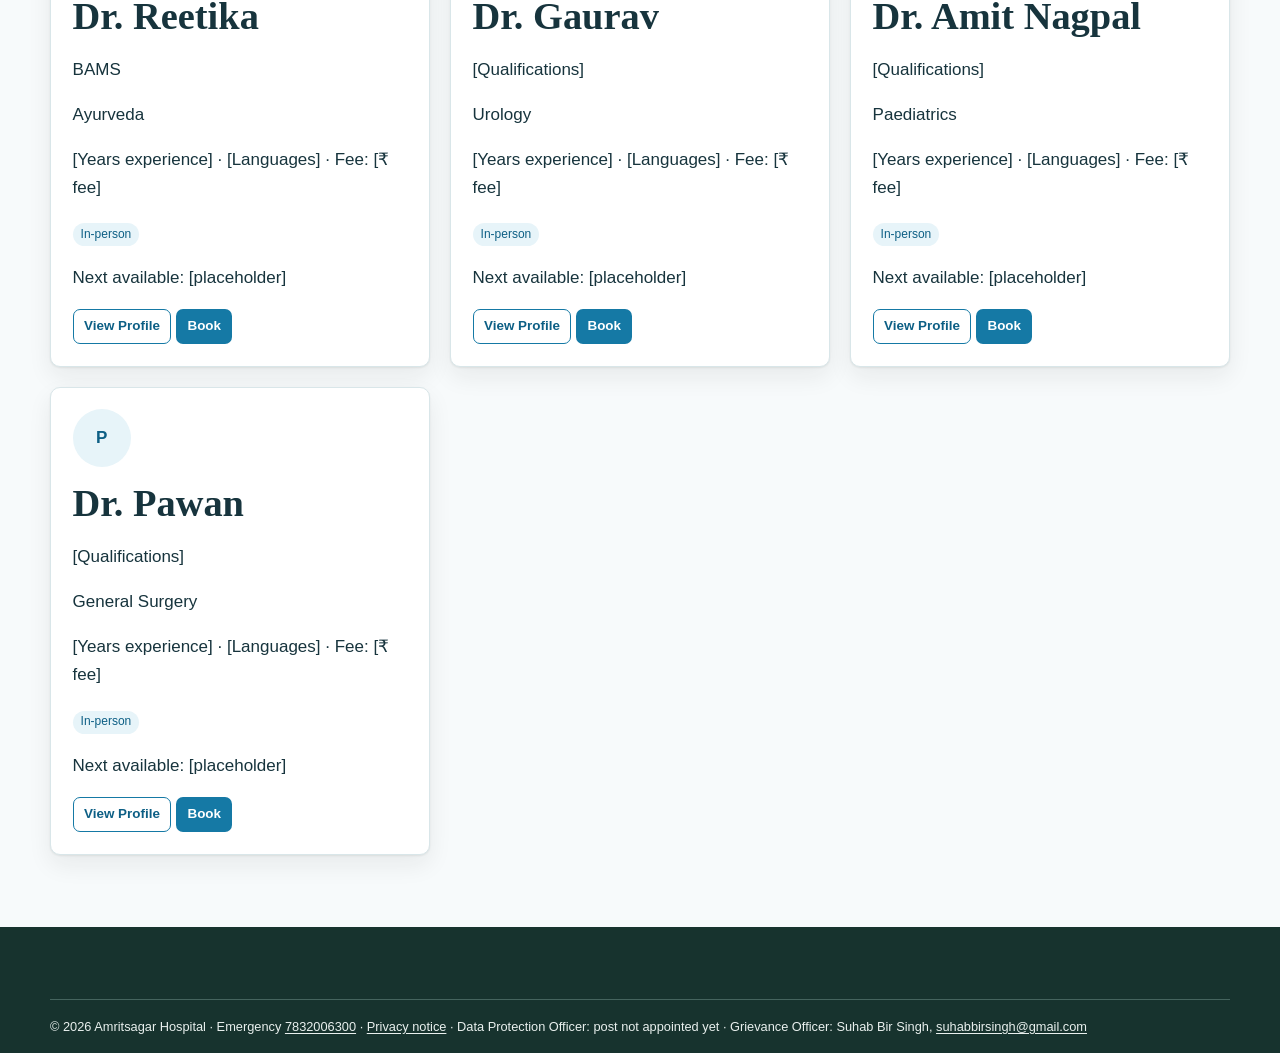
<file: doctors.html>
﻿<!-- DOCTOR DIRECTORY: edit cards with confirmed clinician details only. -->
<!doctype html>
<html lang="en-IN">
<head>
  <meta charset="utf-8">
  <meta name="viewport" content="width=device-width, initial-scale=1">
  <title>Doctors | Amritsagar Hospital</title>
  <meta name="description" content="Doctor directory at Amritsagar Hospital.">
  <link rel="stylesheet" href="assets/style.css">
  <script src="assets/main.js" defer></script>
</head>
<body>
  <a class="skip" href="#main">Skip to content</a>
  <div class="emergency-bar">Emergency: <a href="tel:+917832006300">7832006300</a> · Ambulance: <a href="tel:+917832006300">7832006300</a> · Open 24×7</div>
  <header class="site-header"><div class="header-inner"><a class="brand-lockup" href="index.html"><span class="brand-mark">AS</span><span><strong>AMRITSAGAR HOSPITAL</strong><small>SERVING HUMANITY</small></span></a><button class="nav-toggle" type="button" aria-expanded="false" aria-controls="nav">Menu</button><nav class="primary-nav" id="nav" aria-label="Primary navigation"><a href="specialties.html">Specialties</a><a href="doctors.html" aria-current="page">Doctors</a><a href="locations.html">Locations</a><a href="health-packages.html">Our Services</a><a href="insurance.html">Insurance</a><a href="about.html">About</a><a href="contact.html">Contact</a><a href="patient-login.html">Patient Login</a></nav><a class="btn btn-primary btn-sm" href="book-appointment.html">Book Appointment</a></div></header>
  <main id="main"><div class="wrap breadcrumbs"><a href="index.html">Home</a><span>›</span>Doctors</div><section class="section"><div class="wrap"><h1>Find a doctor</h1>
  <!-- INTEGRATION POINT: doctor-availability Replace: visual filters and static cards Needs: clinician directory and availability API Owner: HIS integration team Notes: do not expose patient data -->
  <div class="todo"><p>Search, filtering and live availability require backend integration.</p><div class="filters"><select name="specialty"><option>Specialty</option></select><select name="location"><option>Location</option></select><select name="language"><option>Language</option></select><select name="consultation_mode"><option>Consultation mode</option></select></div></div>
  <!-- ===== DOCTOR CARDS ” add confirmed doctors here ===== -->
  <div id="doctor-list" class="grid grid-3">
    <article class="doc-card"><div class="avatar">AP</div><h2>Dr. Amruta Palsikar</h2><p>MBBS, Diploma in Obstetrics and Gynaecology</p><p>Gynaecology &amp; Obstetrics</p><p>[Years experience] · [Languages] · Fee: [₹ fee]</p><span class="tag">In-person</span><p>Next available: [placeholder]</p><a class="btn btn-outline btn-sm" href="doctor-profile.html">View Profile</a> <a class="btn btn-primary btn-sm" href="book-appointment.html">Book</a></article>
    <article class="doc-card"><div class="avatar">PP</div><h2>Dr. Peri Parikhya</h2><p>MBBS</p><p>IVF specialty</p><p>[Years experience] · [Languages] · Fee: [₹ fee]</p><span class="tag">In-person</span><p>Next available: [placeholder]</p><a class="btn btn-outline btn-sm" href="doctor-profile.html">View Profile</a> <a class="btn btn-primary btn-sm" href="book-appointment.html">Book</a></article>
    <article class="doc-card"><div class="avatar">YK</div><h2>Dr. Yogendra Kumar</h2><p>[Qualifications]</p><p>Gastroenterology &amp; Hepatology</p><p>[Years experience] · [Languages] · Fee: [₹ fee]</p><span class="tag">In-person</span><p>Next available: [placeholder]</p><a class="btn btn-outline btn-sm" href="doctor-profile.html">View Profile</a> <a class="btn btn-primary btn-sm" href="book-appointment.html">Book</a></article>
    <article class="doc-card"><div class="avatar">SS</div><h2>Dr. Samik Sharma</h2><p>[Qualifications]</p><p>Plastic Surgery</p><p>[Years experience] · [Languages] · Fee: [₹ fee]</p><span class="tag">In-person</span><p>Next available: [placeholder]</p><a class="btn btn-outline btn-sm" href="doctor-profile.html">View Profile</a> <a class="btn btn-primary btn-sm" href="book-appointment.html">Book</a></article>
    <article class="doc-card"><div class="avatar">AM</div><h2>Dr. Amit Mehta</h2><p>[Qualifications]</p><p>Orthopaedics</p><p>[Years experience] · [Languages] · Fee: [₹ fee]</p><span class="tag">In-person</span><p>Next available: [placeholder]</p><a class="btn btn-outline btn-sm" href="doctor-profile.html">View Profile</a> <a class="btn btn-primary btn-sm" href="book-appointment.html">Book</a></article>
    <article class="doc-card"><div class="avatar">PV</div><h2>Dr. Pariksha Verma</h2><p>[Qualifications]</p><p>Physiotherapy</p><p>[Years experience] · [Languages] · Fee: [₹ fee]</p><span class="tag">In-person</span><p>Next available: [placeholder]</p><a class="btn btn-outline btn-sm" href="doctor-profile.html">View Profile</a> <a class="btn btn-primary btn-sm" href="book-appointment.html">Book</a></article>
    <article class="doc-card"><div class="avatar">R</div><h2>Dr. Reetika</h2><p>BAMS</p><p>Ayurveda</p><p>[Years experience] · [Languages] · Fee: [₹ fee]</p><span class="tag">In-person</span><p>Next available: [placeholder]</p><a class="btn btn-outline btn-sm" href="doctor-profile.html">View Profile</a> <a class="btn btn-primary btn-sm" href="book-appointment.html">Book</a></article>
    <article class="doc-card"><div class="avatar">G</div><h2>Dr. Gaurav</h2><p>[Qualifications]</p><p>Urology</p><p>[Years experience] · [Languages] · Fee: [₹ fee]</p><span class="tag">In-person</span><p>Next available: [placeholder]</p><a class="btn btn-outline btn-sm" href="doctor-profile.html">View Profile</a> <a class="btn btn-primary btn-sm" href="book-appointment.html">Book</a></article>
    <article class="doc-card"><div class="avatar">AN</div><h2>Dr. Amit Nagpal</h2><p>[Qualifications]</p><p>Paediatrics</p><p>[Years experience] · [Languages] · Fee: [₹ fee]</p><span class="tag">In-person</span><p>Next available: [placeholder]</p><a class="btn btn-outline btn-sm" href="doctor-profile.html">View Profile</a> <a class="btn btn-primary btn-sm" href="book-appointment.html">Book</a></article>
    <article class="doc-card"><div class="avatar">P</div><h2>Dr. Pawan</h2><p>[Qualifications]</p><p>General Surgery</p><p>[Years experience] · [Languages] · Fee: [₹ fee]</p><span class="tag">In-person</span><p>Next available: [placeholder]</p><a class="btn btn-outline btn-sm" href="doctor-profile.html">View Profile</a> <a class="btn btn-primary btn-sm" href="book-appointment.html">Book</a></article>
  </div></div></section></main>
  <footer class="site-footer"><div class="wrap footer-bottom">© 2026 Amritsagar Hospital · Emergency <a href="tel:+917832006300">7832006300</a> · <a href="404.html">Privacy notice</a> · Data Protection Officer: post not appointed yet · Grievance Officer: Suhab Bir Singh, <a href="mailto:suhabbirsingh@gmail.com">suhabbirsingh@gmail.com</a></div></footer>
</body>
</html>
</file>
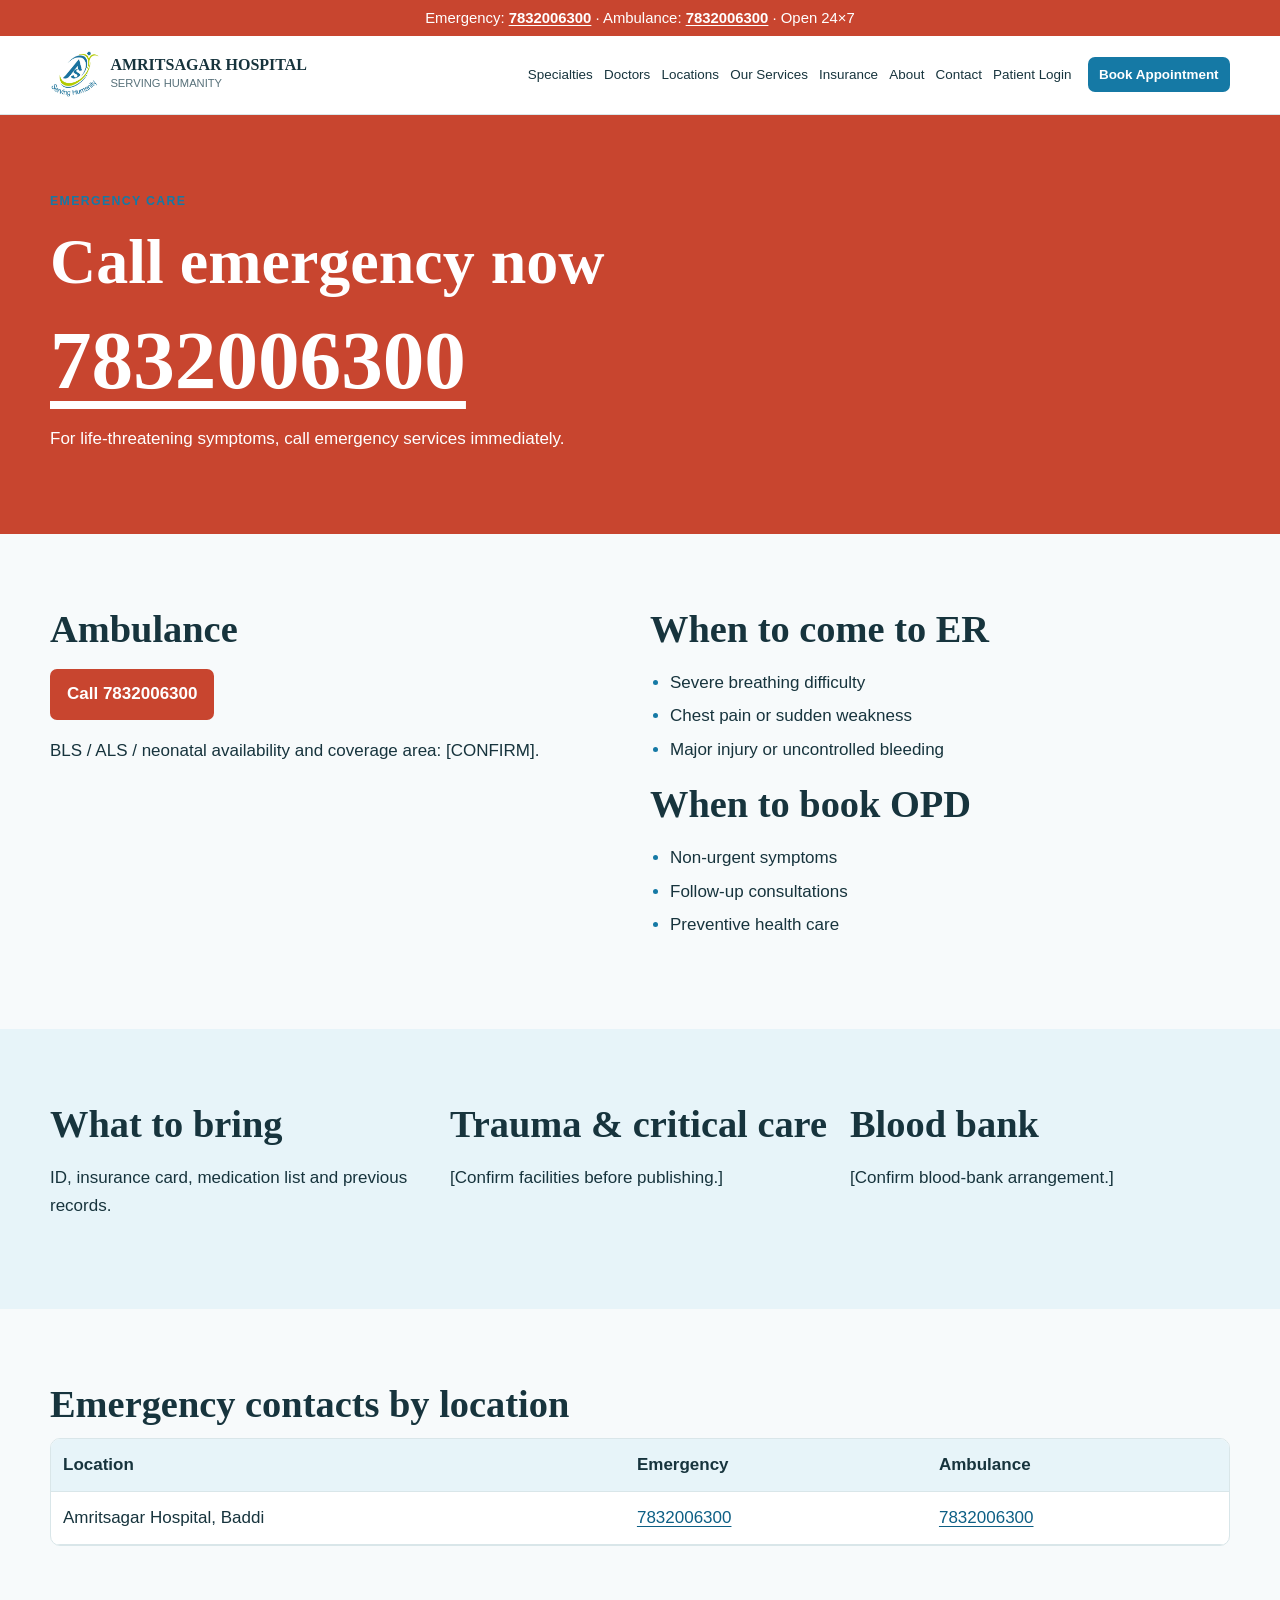
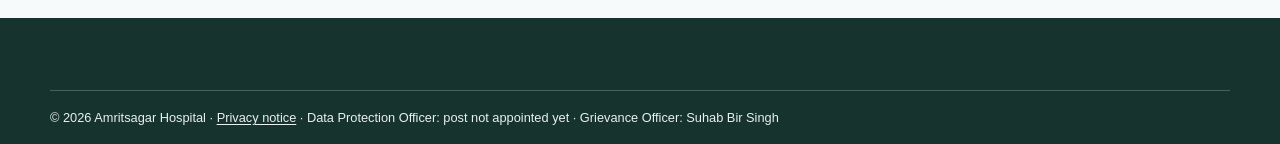
<file: emergency.html>
﻿<!-- EMERGENCY: highest priority page. Safe to edit capability text only after clinical confirmation. No JavaScript is loaded here. --><!doctype html><html lang="en-IN"><head><meta charset="utf-8"><meta name="viewport" content="width=device-width, initial-scale=1"><title>Emergency & Ambulance | Amritsagar Hospital</title><meta name="description" content="Emergency and ambulance contact for Amritsagar Hospital, Baddi."><link rel="stylesheet" href="assets/style.css"></head><body><a class="skip" href="#main">Skip to content</a><div class="emergency-bar">Emergency: <a href="tel:+917832006300">7832006300</a> · Ambulance: <a href="tel:+917832006300">7832006300</a> · Open 24×7</div><header class="site-header"><div class="header-inner"><a class="brand-lockup" href="index.html"><span class="brand-mark">A</span><span><strong>AMRITSAGAR HOSPITAL</strong><small>SERVING HUMANITY</small></span></a><nav class="primary-nav is-open" id="nav" aria-label="Primary navigation"><a href="specialties.html">Specialties</a><a href="doctors.html">Doctors</a><a href="locations.html">Locations</a><a href="health-packages.html">Our Services</a><a href="insurance.html">Insurance</a><a href="about.html">About</a><a href="contact.html">Contact</a><a href="patient-login.html">Patient Login</a></nav><a class="btn btn-primary btn-sm" href="book-appointment.html">Book Appointment</a></div></header><main id="main"><section class="emergency-hero"><div class="wrap"><p class="eyebrow">Emergency care</p><h1>Call emergency now</h1><a class="emergency-number" href="tel:+917832006300">7832006300</a><p>For life-threatening symptoms, call emergency services immediately.</p></div></section><section class="section"><div class="wrap grid grid-2"><article><h2>Ambulance</h2><p><a class="btn btn-accent" href="tel:+917832006300">Call 7832006300</a></p><p><!-- PLACEHOLDER: confirm ambulance capability and coverage -->BLS / ALS / neonatal availability and coverage area: [CONFIRM].</p></article><article><h2>When to come to ER</h2><ul class="checklist"><li>Severe breathing difficulty</li><li>Chest pain or sudden weakness</li><li>Major injury or uncontrolled bleeding</li></ul><h2>When to book OPD</h2><ul class="checklist"><li>Non-urgent symptoms</li><li>Follow-up consultations</li><li>Preventive health care</li></ul></article></div></section><section class="section section-tint"><div class="wrap grid grid-3"><article><h2>What to bring</h2><p>ID, insurance card, medication list and previous records.</p></article><article><h2>Trauma &amp; critical care</h2><p><!-- PLACEHOLDER: confirm capabilities -->[Confirm facilities before publishing.]</p></article><article><h2>Blood bank</h2><p><!-- PLACEHOLDER: confirm blood bank availability -->[Confirm blood-bank arrangement.]</p></article></div></section><section class="section"><div class="wrap"><h2>Emergency contacts by location</h2><div class="table-scroll"><table><tr><th>Location</th><th>Emergency</th><th>Ambulance</th></tr><tr><td>Amritsagar Hospital, Baddi</td><td><a href="tel:+917832006300">7832006300</a></td><td><a href="tel:+917832006300">7832006300</a></td></tr></table></div></div></section></main><footer class="site-footer"><div class="wrap footer-bottom">© 2026 Amritsagar Hospital · <a href="404.html">Privacy notice</a> · Data Protection Officer: post not appointed yet · Grievance Officer: Suhab Bir Singh</div></footer></body></html>
</file>
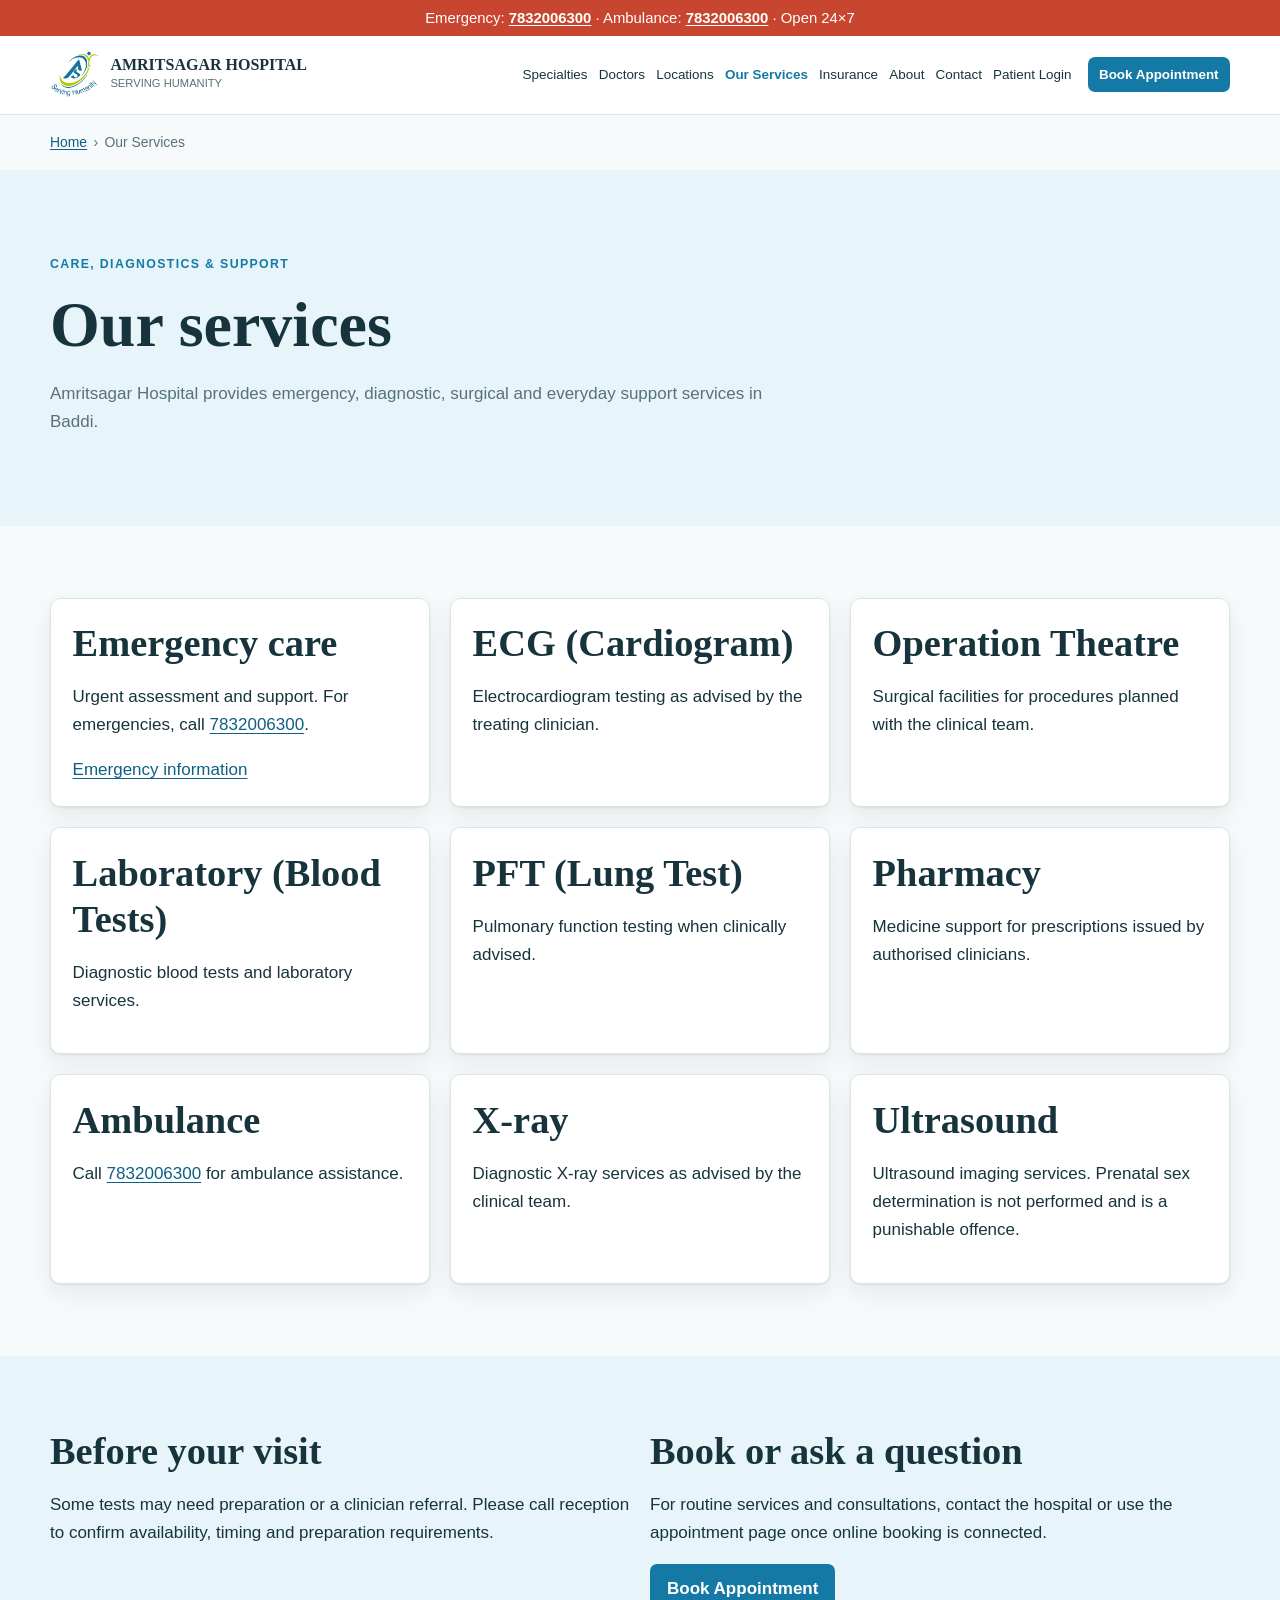
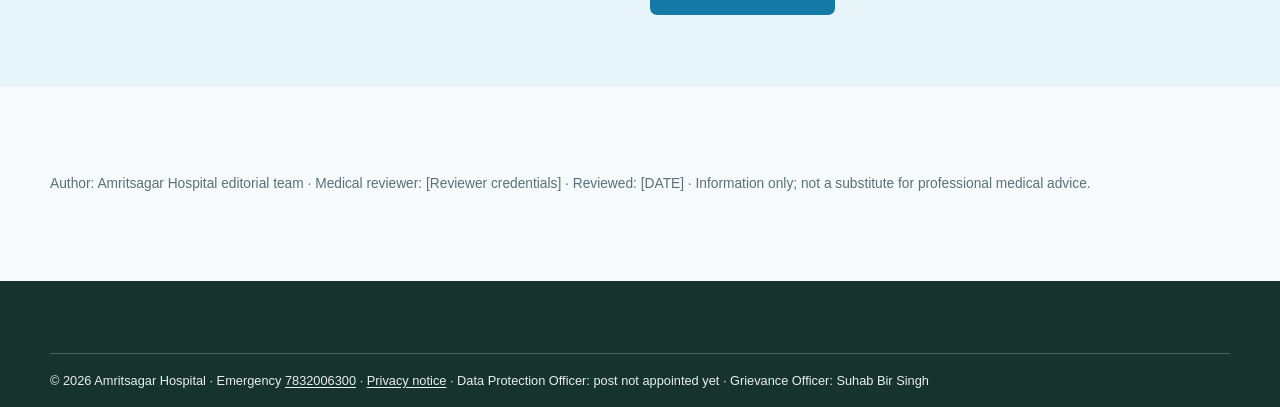
<file: health-packages.html>
<!-- OUR SERVICES: edit service descriptions only after clinical and operational confirmation. -->
<!doctype html>
<html lang="en-IN">
<head>
  <meta charset="utf-8">
  <meta name="viewport" content="width=device-width, initial-scale=1">
  <title>Our Services | Amritsagar Hospital</title>
  <meta name="description" content="Clinical, diagnostic and support services at Amritsagar Hospital.">
  <link rel="stylesheet" href="assets/style.css">
  <script src="assets/main.js" defer></script>
</head>
<body>
  <a class="skip" href="#main">Skip to content</a>
  <div class="emergency-bar">Emergency: <a href="tel:+917832006300">7832006300</a> · Ambulance: <a href="tel:+917832006300">7832006300</a> · Open 24×7</div>
  <header class="site-header"><div class="header-inner"><a class="brand-lockup" href="index.html"><span class="brand-mark">AS</span><span><strong>AMRITSAGAR HOSPITAL</strong><small>SERVING HUMANITY</small></span></a><button class="nav-toggle" type="button" aria-expanded="false" aria-controls="nav">Menu</button><nav class="primary-nav" id="nav" aria-label="Primary navigation"><a href="specialties.html">Specialties</a><a href="doctors.html">Doctors</a><a href="locations.html">Locations</a><a href="health-packages.html" aria-current="page">Our Services</a><a href="insurance.html">Insurance</a><a href="about.html">About</a><a href="contact.html">Contact</a><a href="patient-login.html">Patient Login</a></nav><a class="btn btn-primary btn-sm" href="book-appointment.html">Book Appointment</a></div></header>
  <main id="main"><div class="wrap breadcrumbs"><a href="index.html">Home</a><span>›</span>Our Services</div><section class="section section-tint"><div class="wrap"><p class="eyebrow">Care, diagnostics &amp; support</p><h1>Our services</h1><p class="lead">Amritsagar Hospital provides emergency, diagnostic, surgical and everyday support services in Baddi.</p></div></section><!-- ===== SERVICES GRID — add or remove service cards here ===== --><section class="section"><div class="wrap"><div class="grid grid-3"><article class="card"><h2>Emergency care</h2><p>Urgent assessment and support. For emergencies, call <a href="tel:+917832006300">7832006300</a>.</p><a href="emergency.html">Emergency information</a></article><article class="card"><h2>ECG (Cardiogram)</h2><p>Electrocardiogram testing as advised by the treating clinician.</p></article><article class="card"><h2>Operation Theatre</h2><p>Surgical facilities for procedures planned with the clinical team.</p></article><article class="card"><h2>Laboratory (Blood Tests)</h2><p>Diagnostic blood tests and laboratory services.</p></article><article class="card"><h2>PFT (Lung Test)</h2><p>Pulmonary function testing when clinically advised.</p></article><article class="card"><h2>Pharmacy</h2><p>Medicine support for prescriptions issued by authorised clinicians.</p></article><article class="card"><h2>Ambulance</h2><p>Call <a href="tel:+917832006300">7832006300</a> for ambulance assistance.</p></article><article class="card"><h2>X-ray</h2><p>Diagnostic X-ray services as advised by the clinical team.</p></article><article class="card"><h2>Ultrasound</h2><p>Ultrasound imaging services. Prenatal sex determination is not performed and is a punishable offence.</p></article></div></div></section><section class="section section-tint"><div class="wrap grid grid-2"><article><h2>Before your visit</h2><p>Some tests may need preparation or a clinician referral. Please call reception to confirm availability, timing and preparation requirements.</p></article><article><h2>Book or ask a question</h2><p>For routine services and consultations, contact the hospital or use the appointment page once online booking is connected.</p><a class="btn btn-primary" href="book-appointment.html">Book Appointment</a></article></div></section><section class="section"><div class="wrap"><p class="medical-meta">Author: Amritsagar Hospital editorial team · Medical reviewer: [Reviewer credentials] · Reviewed: [DATE] · Information only; not a substitute for professional medical advice.</p></div></section></main>
  <footer class="site-footer"><div class="wrap footer-bottom">© 2026 Amritsagar Hospital · Emergency <a href="tel:+917832006300">7832006300</a> · <a href="404.html">Privacy notice</a> · Data Protection Officer: post not appointed yet · Grievance Officer: Suhab Bir Singh</div></footer>
</body>
</html>
</file>
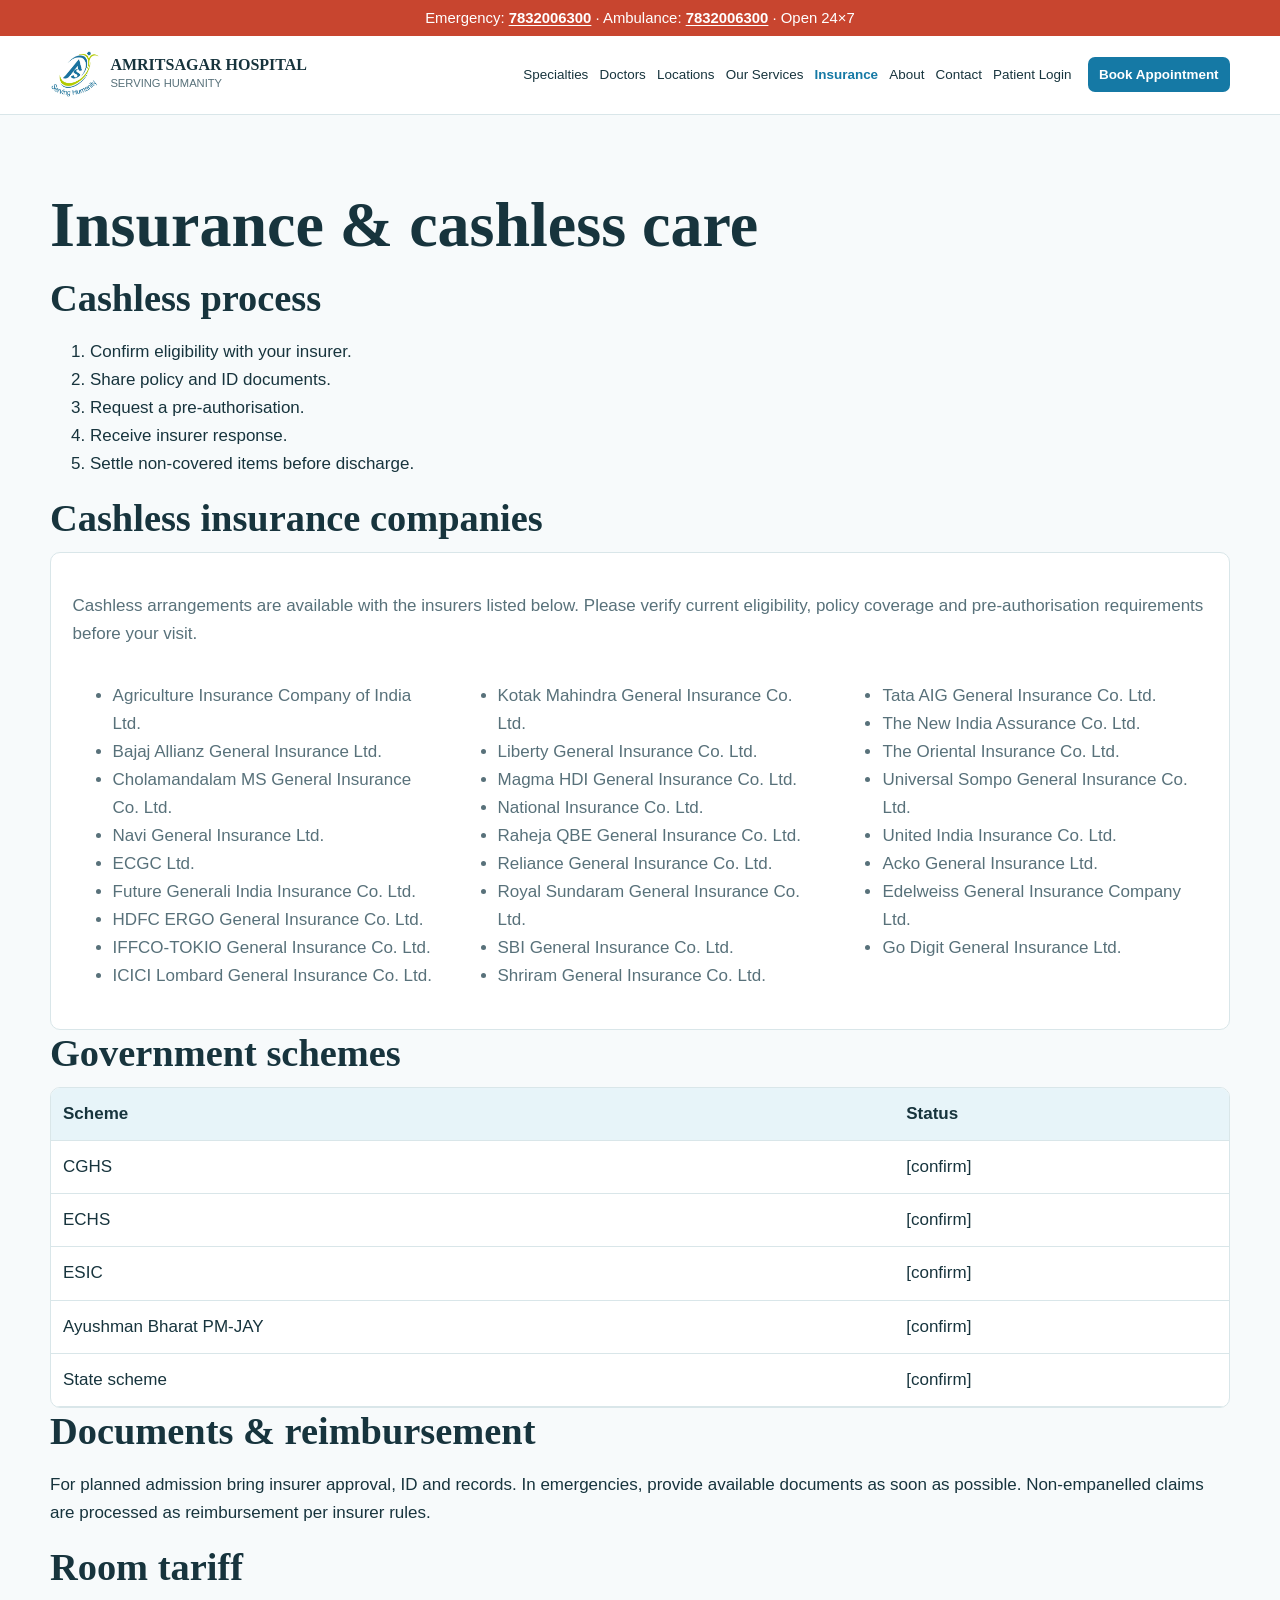
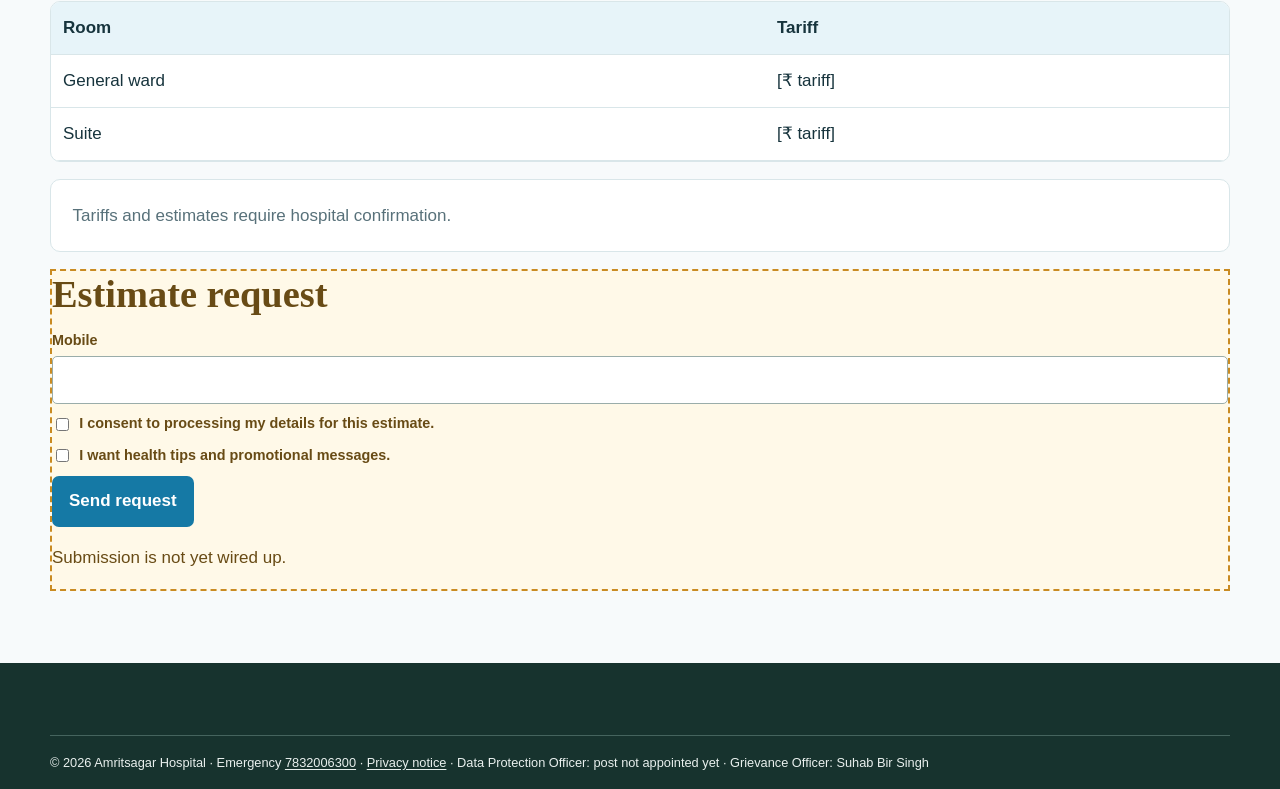
<file: insurance.html>
﻿<!-- INSURANCE: update cashless insurer list only after written confirmation from the insurance desk. -->
<!doctype html>
<html lang="en-IN">
<head>
  <meta charset="utf-8">
  <meta name="viewport" content="width=device-width, initial-scale=1">
  <title>Insurance | Amritsagar Hospital</title>
  <meta name="description" content="Cashless insurance guidance and insurer list at Amritsagar Hospital.">
  <link rel="stylesheet" href="assets/style.css">
  <script src="assets/main.js" defer></script>
</head>
<body>
  <a class="skip" href="#main">Skip to content</a>
  <div class="emergency-bar">Emergency: <a href="tel:+917832006300">7832006300</a> · Ambulance: <a href="tel:+917832006300">7832006300</a> · Open 24×7</div>
  <header class="site-header"><div class="header-inner"><a class="brand-lockup" href="index.html"><span class="brand-mark">AS</span><span><strong>AMRITSAGAR HOSPITAL</strong><small>SERVING HUMANITY</small></span></a><button class="nav-toggle" type="button" aria-expanded="false" aria-controls="nav">Menu</button><nav class="primary-nav" id="nav" aria-label="Primary navigation"><a href="specialties.html">Specialties</a><a href="doctors.html">Doctors</a><a href="locations.html">Locations</a><a href="health-packages.html">Our Services</a><a href="insurance.html" aria-current="page">Insurance</a><a href="about.html">About</a><a href="contact.html">Contact</a><a href="patient-login.html">Patient Login</a></nav><a class="btn btn-primary btn-sm" href="book-appointment.html">Book Appointment</a></div></header>
  <main id="main"><section class="section"><div class="wrap"><h1>Insurance &amp; cashless care</h1><h2>Cashless process</h2><ol><li>Confirm eligibility with your insurer.</li><li>Share policy and ID documents.</li><li>Request a pre-authorisation.</li><li>Receive insurer response.</li><li>Settle non-covered items before discharge.</li></ol>
  <!-- ===== CASHLESS INSURERS ” update this confirmed list here ===== -->
  <h2>Cashless insurance companies</h2><div id="insurer-list" class="note"><p>Cashless arrangements are available with the insurers listed below. Please verify current eligibility, policy coverage and pre-authorisation requirements before your visit.</p><div class="grid grid-3"><ul><li>Agriculture Insurance Company of India Ltd.</li><li>Bajaj Allianz General Insurance Ltd.</li><li>Cholamandalam MS General Insurance Co. Ltd.</li><li>Navi General Insurance Ltd.</li><li>ECGC Ltd.</li><li>Future Generali India Insurance Co. Ltd.</li><li>HDFC ERGO General Insurance Co. Ltd.</li><li>IFFCO-TOKIO General Insurance Co. Ltd.</li><li>ICICI Lombard General Insurance Co. Ltd.</li></ul><ul><li>Kotak Mahindra General Insurance Co. Ltd.</li><li>Liberty General Insurance Co. Ltd.</li><li>Magma HDI General Insurance Co. Ltd.</li><li>National Insurance Co. Ltd.</li><li>Raheja QBE General Insurance Co. Ltd.</li><li>Reliance General Insurance Co. Ltd.</li><li>Royal Sundaram General Insurance Co. Ltd.</li><li>SBI General Insurance Co. Ltd.</li><li>Shriram General Insurance Co. Ltd.</li></ul><ul><li>Tata AIG General Insurance Co. Ltd.</li><li>The New India Assurance Co. Ltd.</li><li>The Oriental Insurance Co. Ltd.</li><li>Universal Sompo General Insurance Co. Ltd.</li><li>United India Insurance Co. Ltd.</li><li>Acko General Insurance Ltd.</li><li>Edelweiss General Insurance Company Ltd.</li><li>Go Digit General Insurance Ltd.</li></ul></div></div>
  <h2>Government schemes</h2><div class="table-scroll"><table><tr><th>Scheme</th><th>Status</th></tr><tr><td>CGHS</td><td>[confirm]</td></tr><tr><td>ECHS</td><td>[confirm]</td></tr><tr><td>ESIC</td><td>[confirm]</td></tr><tr><td>Ayushman Bharat PM-JAY</td><td>[confirm]</td></tr><tr><td>State scheme</td><td>[confirm]</td></tr></table></div><h2>Documents &amp; reimbursement</h2><p>For planned admission bring insurer approval, ID and records. In emergencies, provide available documents as soon as possible. Non-empanelled claims are processed as reimbursement per insurer rules.</p><h2>Room tariff</h2><div class="table-scroll"><table><tr><th>Room</th><th>Tariff</th></tr><tr><td>General ward</td><td>[₹ tariff]</td></tr><tr><td>Suite</td><td>[₹ tariff]</td></tr></table></div><p class="note">Tariffs and estimates require hospital confirmation.</p><!-- INTEGRATION POINT: estimate-request Replace: inert form below Needs: enquiry delivery endpoint Owner: HIS integration team Notes: consent required --><form class="todo" onsubmit="return false;"><h2>Estimate request</h2><label for="estimate-mobile">Mobile</label><input id="estimate-mobile" name="patient_mobile" type="tel"><label class="choice"><input name="consent_treatment" type="checkbox"> I consent to processing my details for this estimate.</label><label class="choice"><input name="consent_marketing" type="checkbox"> I want health tips and promotional messages.</label><button class="btn btn-primary" type="submit">Send request</button><p>Submission is not yet wired up.</p></form></div></section></main>
  <footer class="site-footer"><div class="wrap footer-bottom">© 2026 Amritsagar Hospital · Emergency <a href="tel:+917832006300">7832006300</a> · <a href="404.html">Privacy notice</a> · Data Protection Officer: post not appointed yet · Grievance Officer: Suhab Bir Singh</div></footer>
</body>
</html>
</file>
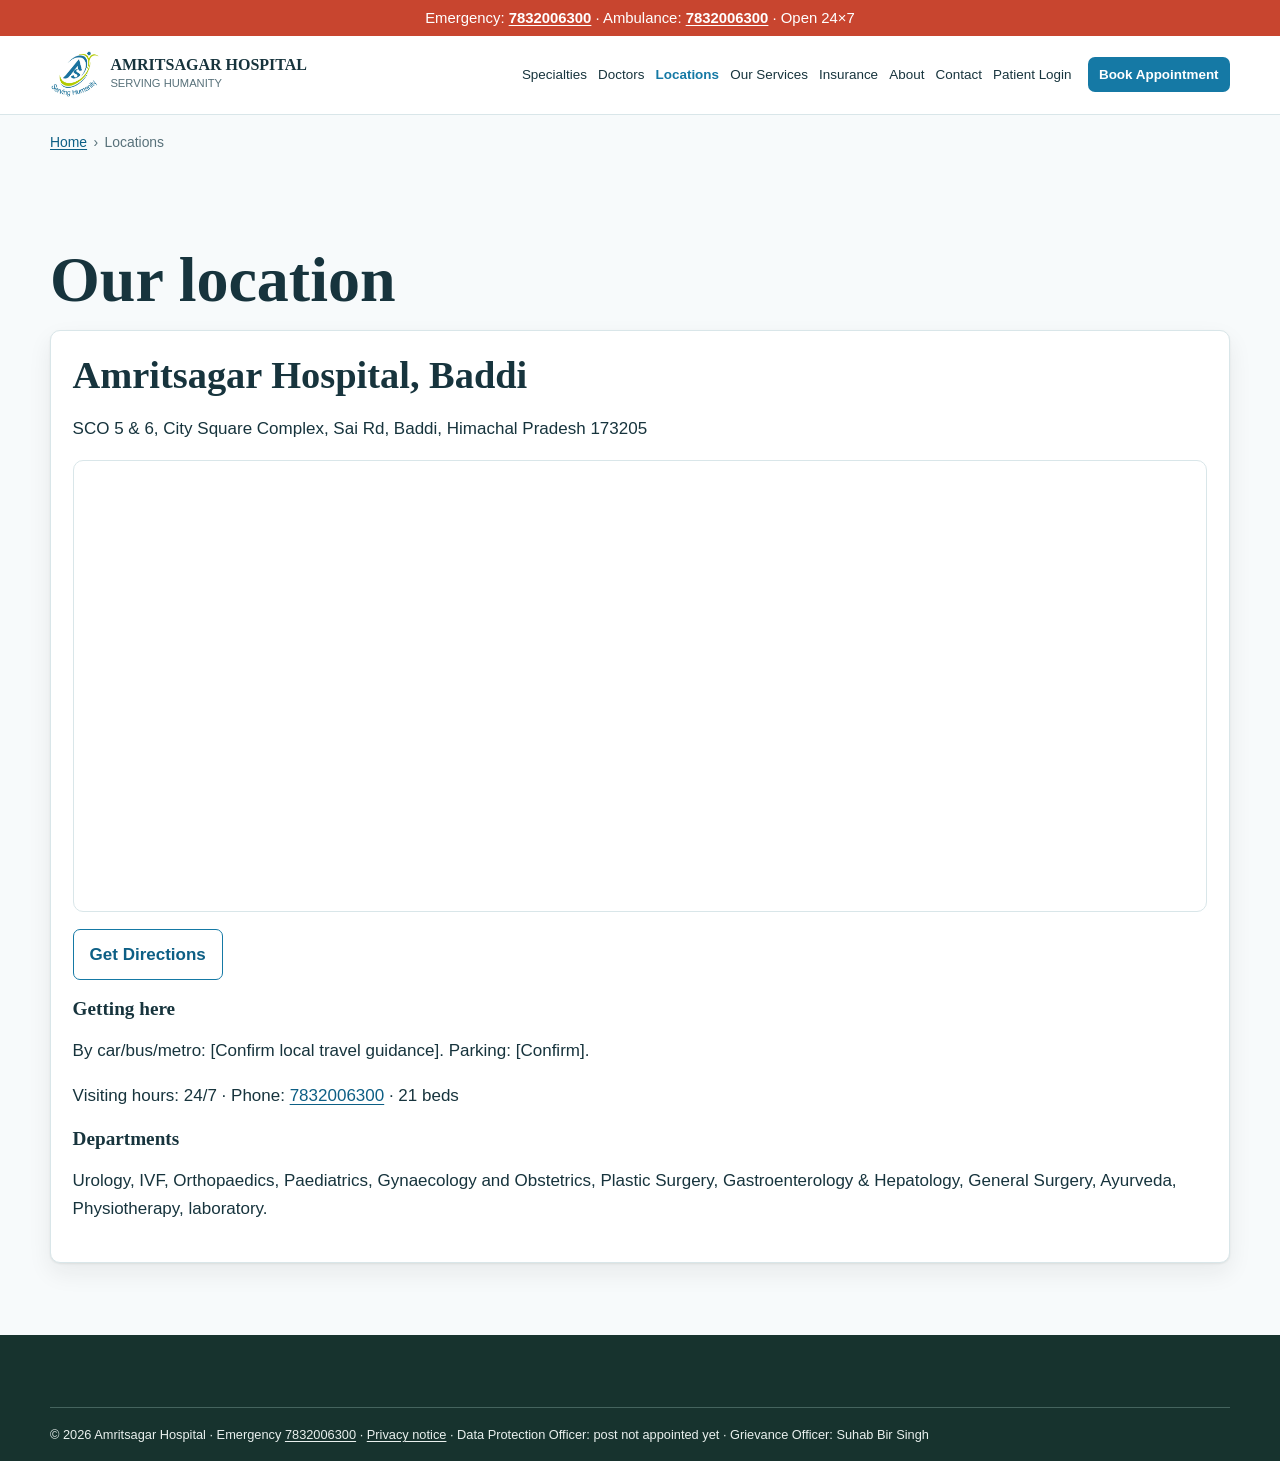
<file: locations.html>
﻿<!-- LOCATIONS: edit this centre block only after address/hours/department confirmation. --><!doctype html><html lang="en-IN"><head><meta charset="utf-8"><meta name="viewport" content="width=device-width, initial-scale=1"><title>Location | Amritsagar Hospital</title><meta name="description" content="Visit Amritsagar Hospital in Baddi."><link rel="stylesheet" href="assets/style.css"><script src="assets/main.js" defer></script><script type="application/ld+json">{"@context":"https://schema.org","@type":"MedicalClinic","name":"Amritsagar Hospital","telephone":"+917832006300"}</script></head><body><a class="skip" href="#main">Skip to content</a><div class="emergency-bar">Emergency: <a href="tel:+917832006300">7832006300</a> · Ambulance: <a href="tel:+917832006300">7832006300</a> · Open 24×7</div><header class="site-header"><div class="header-inner"><a class="brand-lockup" href="index.html"><span class="brand-mark">A</span><span><strong>AMRITSAGAR HOSPITAL</strong><small>SERVING HUMANITY</small></span></a><button class="nav-toggle" type="button" aria-expanded="false" aria-controls="nav">Menu</button><nav class="primary-nav" id="nav" aria-label="Primary navigation"><a href="specialties.html">Specialties</a><a href="doctors.html">Doctors</a><a href="locations.html" aria-current="page">Locations</a><a href="health-packages.html">Our Services</a><a href="insurance.html">Insurance</a><a href="about.html">About</a><a href="contact.html">Contact</a><a href="patient-login.html">Patient Login</a></nav><a class="btn btn-primary btn-sm" href="book-appointment.html">Book Appointment</a></div></header><main id="main"><div class="wrap breadcrumbs"><a href="index.html">Home</a><span>›</span>Locations</div><section class="section"><div class="wrap"><h1>Our location</h1><article class="card"><h2>Amritsagar Hospital, Baddi</h2><p>SCO 5 &amp; 6, City Square Complex, Sai Rd, Baddi, Himachal Pradesh 173205</p><div class="map-embed"><iframe src="https://www.google.com/maps/embed?pb=!1m18!1m12!1m3!1d3422.162903805044!2d76.79703037427552!3d30.93801447568496!2m3!1f0!2f0!3f0!3m2!1i1024!2i768!4f13.1!3m3!1m2!1s0x390ff57245ef306d%3A0x968ef75c71bda844!2sAmritsagar%20Hospital%2C%20Baddi!5e0!3m2!1sen!2sin!4v1786698662811!5m2!1sen!2sin" width="600" height="450" style="border:0;" allowfullscreen="" loading="lazy" referrerpolicy="strict-origin-when-cross-origin"></iframe></div><!-- INTEGRATION POINT: map-embed Replace: styled map placeholder Needs: approved Google Maps embed Owner: web team Notes: use address and consent-aware embed --><p><a class="btn btn-outline" href="https://maps.app.goo.gl/CJQ8yGPpFt2JviQu6">Get Directions</a></p><h3>Getting here</h3><p>By car/bus/metro: [Confirm local travel guidance]. Parking: [Confirm].</p><p>Visiting hours: 24/7 · Phone: <a href="tel:+917832006300">7832006300</a> · 21 beds</p><h3>Departments</h3><p>Urology, IVF, Orthopaedics, Paediatrics, Gynaecology and Obstetrics, Plastic Surgery, Gastroenterology &amp; Hepatology, General Surgery, Ayurveda, Physiotherapy, laboratory.</p></article></div></section></main><footer class="site-footer"><div class="wrap footer-bottom">© 2026 Amritsagar Hospital · Emergency <a href="tel:+917832006300">7832006300</a> · <a href="404.html">Privacy notice</a> · Data Protection Officer: post not appointed yet · Grievance Officer: Suhab Bir Singh</div></footer></body></html>
</file>
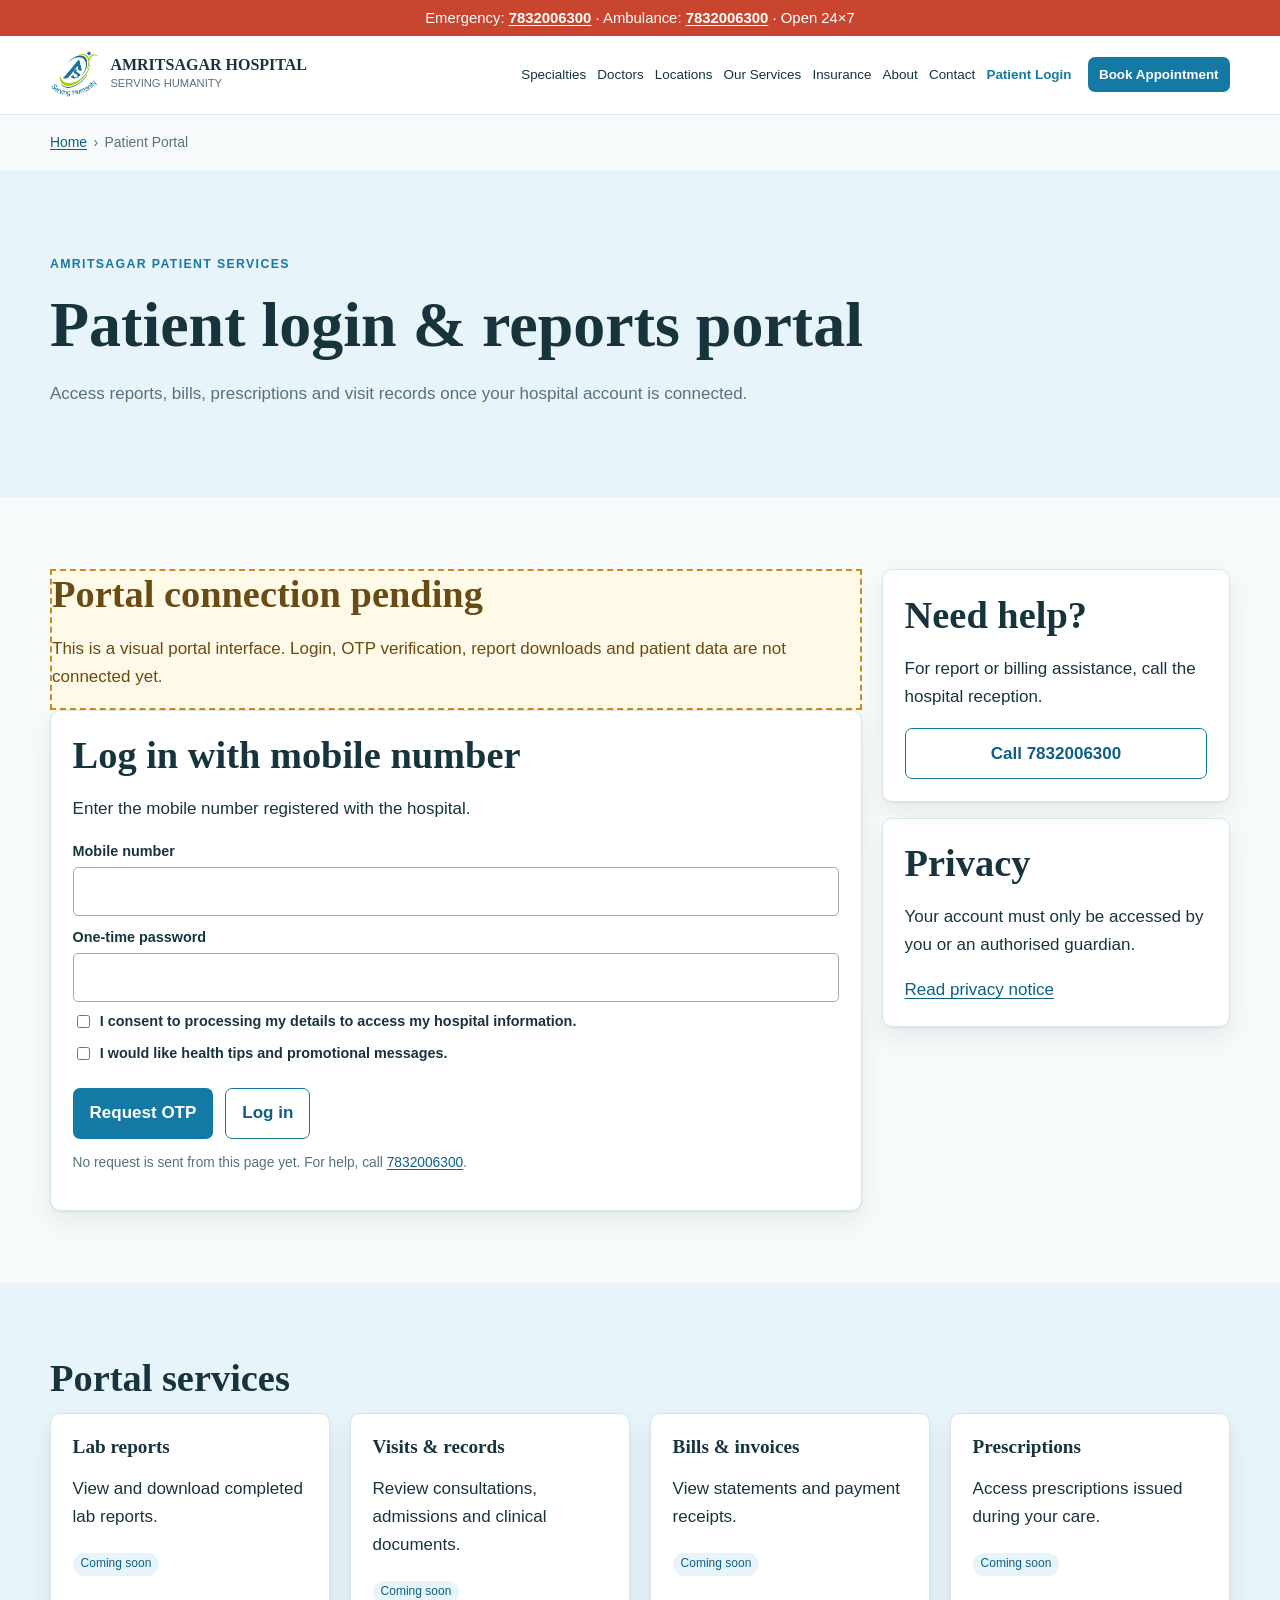
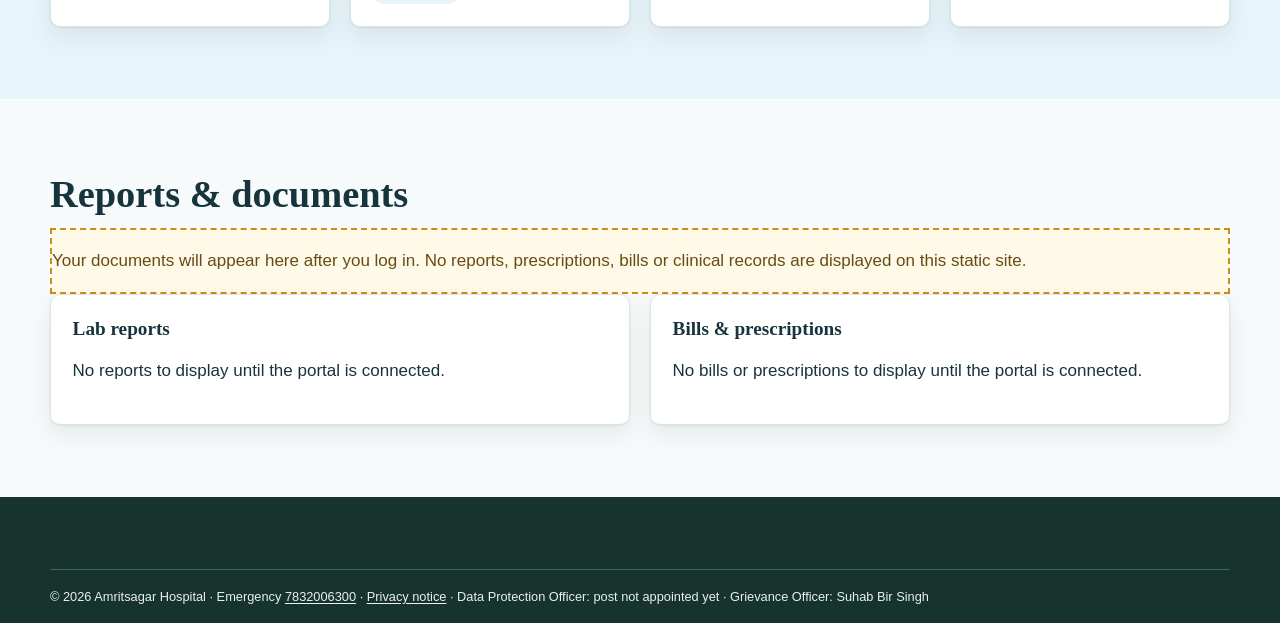
<file: patient-login.html>
﻿<!-- PATIENT PORTAL: static UI only. Do not add patient data or real login functionality without HIS integration. -->
<!doctype html>
<html lang="en-IN">
<head><meta charset="utf-8"><meta name="viewport" content="width=device-width, initial-scale=1"><title>Patient Portal | Amritsagar Hospital</title><meta name="description" content="Patient portal and report-access interface for Amritsagar Hospital."><link rel="stylesheet" href="assets/style.css"><script src="assets/main.js" defer></script></head>
<body>
  <a class="skip" href="#main">Skip to content</a>
  <div class="emergency-bar">Emergency: <a href="tel:+917832006300">7832006300</a> · Ambulance: <a href="tel:+917832006300">7832006300</a> · Open 24×7</div>
  <header class="site-header"><div class="header-inner"><a class="brand-lockup" href="index.html"><span class="brand-mark">AS</span><span><strong>AMRITSAGAR HOSPITAL</strong><small>SERVING HUMANITY</small></span></a><button class="nav-toggle" type="button" aria-expanded="false" aria-controls="nav">Menu</button><nav class="primary-nav" id="nav" aria-label="Primary navigation"><a href="specialties.html">Specialties</a><a href="doctors.html">Doctors</a><a href="locations.html">Locations</a><a href="health-packages.html">Our Services</a><a href="insurance.html">Insurance</a><a href="about.html">About</a><a href="contact.html">Contact</a><a href="patient-login.html" aria-current="page">Patient Login</a></nav><a class="btn btn-primary btn-sm" href="book-appointment.html">Book Appointment</a></div></header>
  <main id="main"><div class="wrap breadcrumbs"><a href="index.html">Home</a><span>›</span>Patient Portal</div><section class="section section-tint"><div class="wrap"><p class="eyebrow">Amritsagar patient services</p><h1>Patient login &amp; reports portal</h1><p class="lead">Access reports, bills, prescriptions and visit records once your hospital account is connected.</p></div></section><section class="section"><div class="wrap grid grid-sidebar"><article><!-- INTEGRATION POINT: patient-login-otp Replace: inert login form below Needs: POST /v1/patients/login/request-otp and POST /v1/patients/login/verify-otp Owner: HIS integration team Notes: rate limit OTPs, record consent, and host health data in India --><div class="todo"><h2>Portal connection pending</h2><p>This is a visual portal interface. Login, OTP verification, report downloads and patient data are not connected yet.</p></div><form class="card" onsubmit="return false;"><h2>Log in with mobile number</h2><p>Enter the mobile number registered with the hospital.</p><label for="portal-mobile">Mobile number</label><input id="portal-mobile" name="patient_mobile" type="tel" inputmode="numeric" autocomplete="tel"><label for="portal-otp">One-time password</label><input id="portal-otp" name="otp" inputmode="numeric" autocomplete="one-time-code"><label class="choice"><input name="consent_treatment" type="checkbox"> I consent to processing my details to access my hospital information.</label><label class="choice"><input name="consent_marketing" type="checkbox"> I would like health tips and promotional messages.</label><div class="actions"><button class="btn btn-primary" type="submit">Request OTP</button><button class="btn btn-outline" type="submit">Log in</button></div><p class="medical-meta">No request is sent from this page yet. For help, call <a href="tel:+917832006300">7832006300</a>.</p></form></article><aside class="sidebar"><div class="card"><h2>Need help?</h2><p>For report or billing assistance, call the hospital reception.</p><a class="btn btn-outline btn-block" href="tel:+917832006300">Call 7832006300</a></div><div class="card"><h2>Privacy</h2><p>Your account must only be accessed by you or an authorised guardian.</p><!-- PAGE TO BUILD: full privacy notice --><a href="404.html">Read privacy notice</a></div></aside></div></section><!-- ===== PORTAL SERVICES ” content will be replaced by authenticated HIS data ===== --><section class="section section-tint"><div class="wrap"><h2>Portal services</h2><div class="grid grid-4"><article class="card"><h3>Lab reports</h3><p>View and download completed lab reports.</p><span class="tag">Coming soon</span></article><article class="card"><h3>Visits &amp; records</h3><p>Review consultations, admissions and clinical documents.</p><span class="tag">Coming soon</span></article><article class="card"><h3>Bills &amp; invoices</h3><p>View statements and payment receipts.</p><span class="tag">Coming soon</span></article><article class="card"><h3>Prescriptions</h3><p>Access prescriptions issued during your care.</p><span class="tag">Coming soon</span></article></div></div></section><!-- INTEGRATION POINT: patient-documents Replace: placeholder lists below Needs: GET /v1/patients/me/reports, /bills, /prescriptions and /records Owner: HIS integration team Notes: show authenticated patient data only; use signed downloads and audit access --><section class="section"><div class="wrap"><h2>Reports &amp; documents</h2><div class="todo"><p>Your documents will appear here after you log in. No reports, prescriptions, bills or clinical records are displayed on this static site.</p></div><div class="grid grid-2"><article class="card"><h3>Lab reports</h3><div id="report-list"><p>No reports to display until the portal is connected.</p></div></article><article class="card"><h3>Bills &amp; prescriptions</h3><div id="bill-list"><p>No bills or prescriptions to display until the portal is connected.</p></div></article></div></div></section></main>
  <footer class="site-footer"><div class="wrap footer-bottom">© 2026 Amritsagar Hospital · Emergency <a href="tel:+917832006300">7832006300</a> · <a href="404.html">Privacy notice</a> · Data Protection Officer: post not appointed yet · Grievance Officer: Suhab Bir Singh</div></footer>
</body>
</html>
</file>
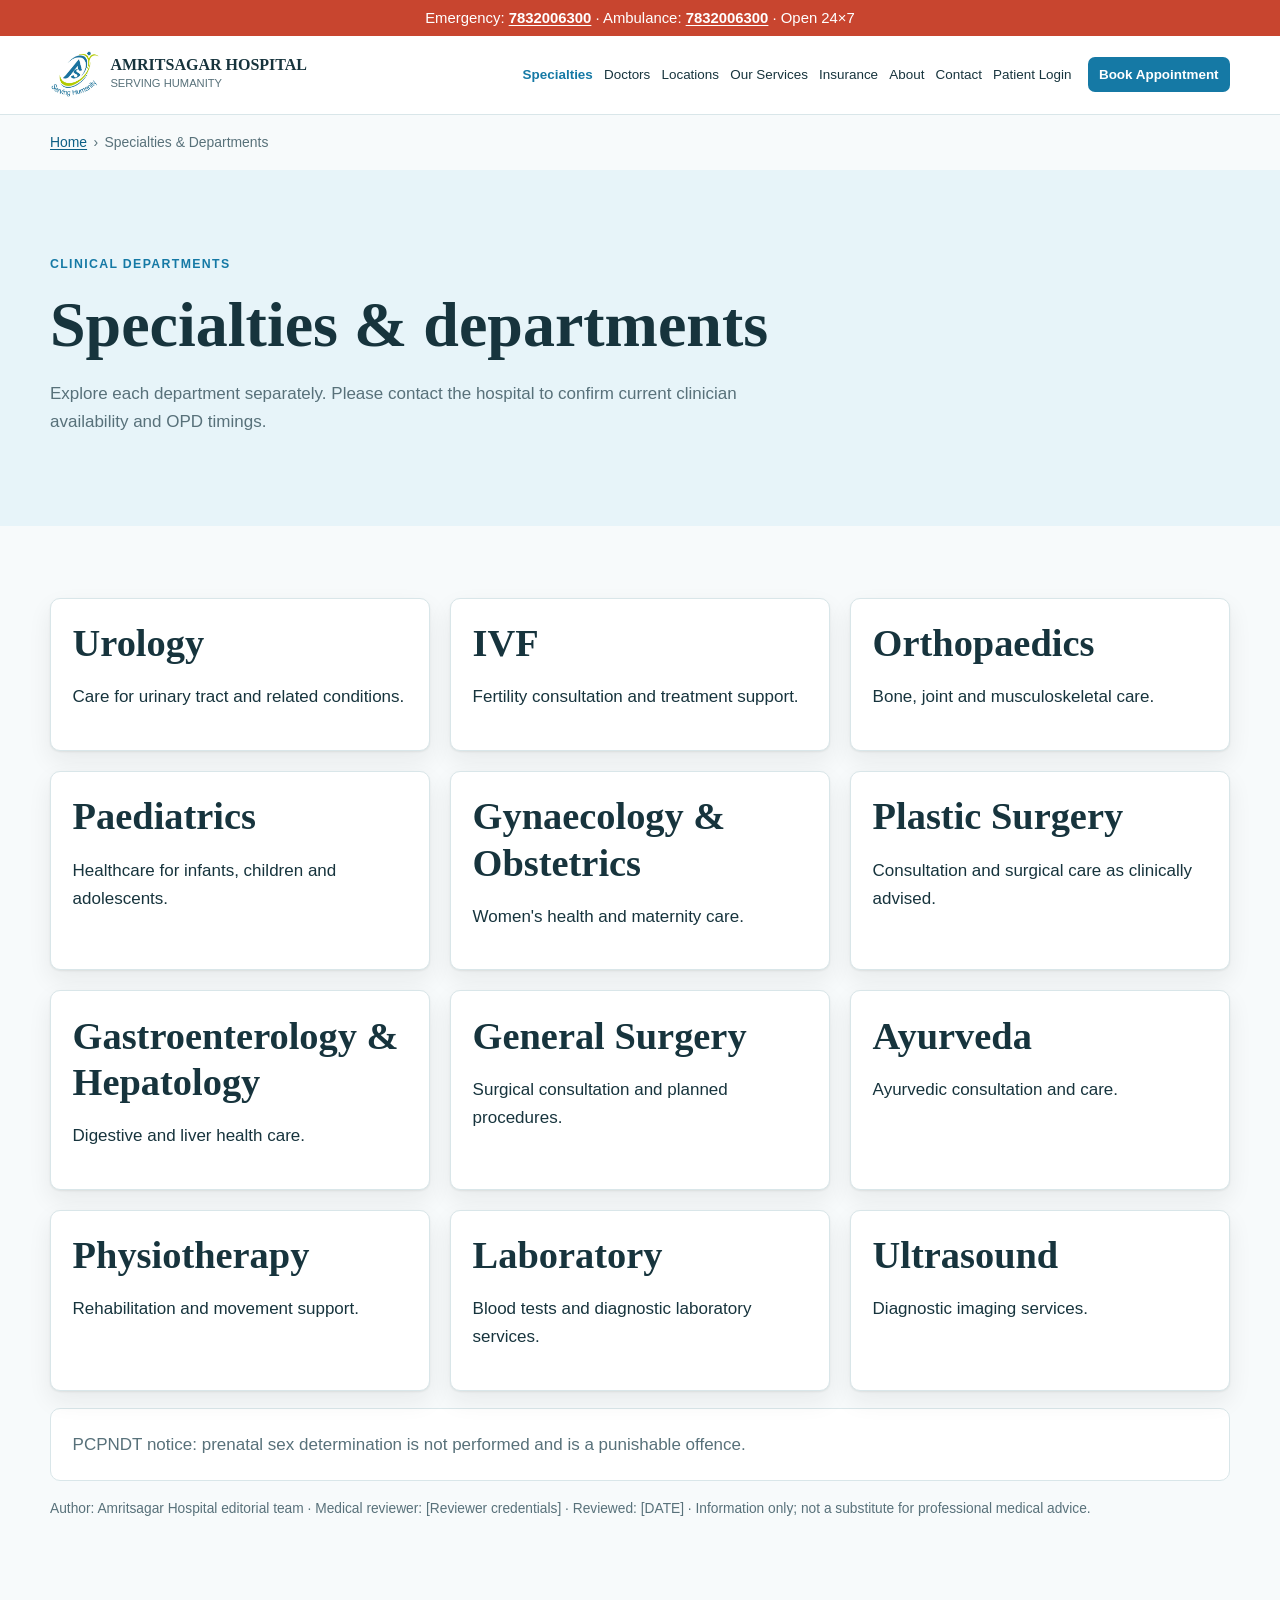
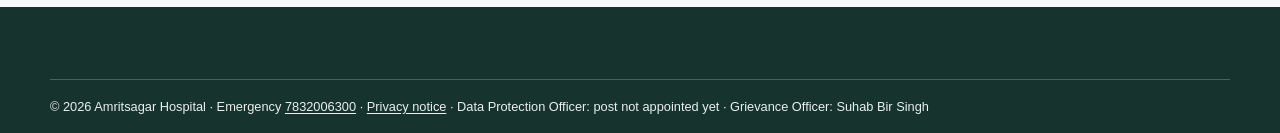
<file: specialties.html>
<!-- SPECIALTIES INDEX: each department has its own separate card below. Duplicate the specialty template before creating a live detail page. -->
<!doctype html>
<html lang="en-IN">
<head>
  <meta charset="utf-8">
  <meta name="viewport" content="width=device-width, initial-scale=1">
  <title>Specialties & Departments | Amritsagar Hospital</title>
  <meta name="description" content="Specialties and departments at Amritsagar Hospital in Baddi.">
  <link rel="stylesheet" href="assets/style.css">
  <script src="assets/main.js" defer></script>
</head>
<body>
  <a class="skip" href="#main">Skip to content</a>
  <div class="emergency-bar">Emergency: <a href="tel:+917832006300">7832006300</a> · Ambulance: <a href="tel:+917832006300">7832006300</a> · Open 24×7</div>
  <header class="site-header"><div class="header-inner"><a class="brand-lockup" href="index.html"><span class="brand-mark">AS</span><span><strong>AMRITSAGAR HOSPITAL</strong><small>SERVING HUMANITY</small></span></a><button class="nav-toggle" type="button" aria-expanded="false" aria-controls="nav">Menu</button><nav class="primary-nav" id="nav" aria-label="Primary navigation"><a href="specialties.html" aria-current="page">Specialties</a><a href="doctors.html">Doctors</a><a href="locations.html">Locations</a><a href="health-packages.html">Our Services</a><a href="insurance.html">Insurance</a><a href="about.html">About</a><a href="contact.html">Contact</a><a href="patient-login.html">Patient Login</a></nav><a class="btn btn-primary btn-sm" href="book-appointment.html">Book Appointment</a></div></header>
  <main id="main"><div class="wrap breadcrumbs"><a href="index.html">Home</a><span>›</span>Specialties &amp; Departments</div><section class="section section-tint"><div class="wrap"><p class="eyebrow">Clinical departments</p><h1>Specialties &amp; departments</h1><p class="lead">Explore each department separately. Please contact the hospital to confirm current clinician availability and OPD timings.</p></div></section><!-- ===== DEPARTMENT CARDS — each card is a separate department; add or remove cards here ===== --><section class="section"><div class="wrap"><div class="grid grid-3"><a class="card card-link" href="specialty-cardiology.html"><h2>Urology</h2><p>Care for urinary tract and related conditions.</p></a><a class="card card-link" href="specialty-cardiology.html"><h2>IVF</h2><p>Fertility consultation and treatment support.</p></a><a class="card card-link" href="specialty-cardiology.html"><h2>Orthopaedics</h2><p>Bone, joint and musculoskeletal care.</p></a><a class="card card-link" href="specialty-cardiology.html"><h2>Paediatrics</h2><p>Healthcare for infants, children and adolescents.</p></a><a class="card card-link" href="specialty-cardiology.html"><h2>Gynaecology &amp; Obstetrics</h2><p>Women's health and maternity care.</p></a><a class="card card-link" href="specialty-cardiology.html"><h2>Plastic Surgery</h2><p>Consultation and surgical care as clinically advised.</p></a><a class="card card-link" href="specialty-cardiology.html"><h2>Gastroenterology &amp; Hepatology</h2><p>Digestive and liver health care.</p></a><a class="card card-link" href="specialty-cardiology.html"><h2>General Surgery</h2><p>Surgical consultation and planned procedures.</p></a><a class="card card-link" href="specialty-cardiology.html"><h2>Ayurveda</h2><p>Ayurvedic consultation and care.</p></a><a class="card card-link" href="specialty-cardiology.html"><h2>Physiotherapy</h2><p>Rehabilitation and movement support.</p></a><a class="card card-link" href="specialty-cardiology.html"><h2>Laboratory</h2><p>Blood tests and diagnostic laboratory services.</p></a><a class="card card-link" href="specialty-cardiology.html"><h2>Ultrasound</h2><p>Diagnostic imaging services.</p></a></div><p class="note">PCPNDT notice: prenatal sex determination is not performed and is a punishable offence.</p><p class="medical-meta">Author: Amritsagar Hospital editorial team · Medical reviewer: [Reviewer credentials] · Reviewed: [DATE] · Information only; not a substitute for professional medical advice.</p></div></section></main>
  <footer class="site-footer"><div class="wrap footer-bottom">© 2026 Amritsagar Hospital · Emergency <a href="tel:+917832006300">7832006300</a> · <a href="404.html">Privacy notice</a> · Data Protection Officer: post not appointed yet · Grievance Officer: Suhab Bir Singh</div></footer>
</body>
</html>
</file>
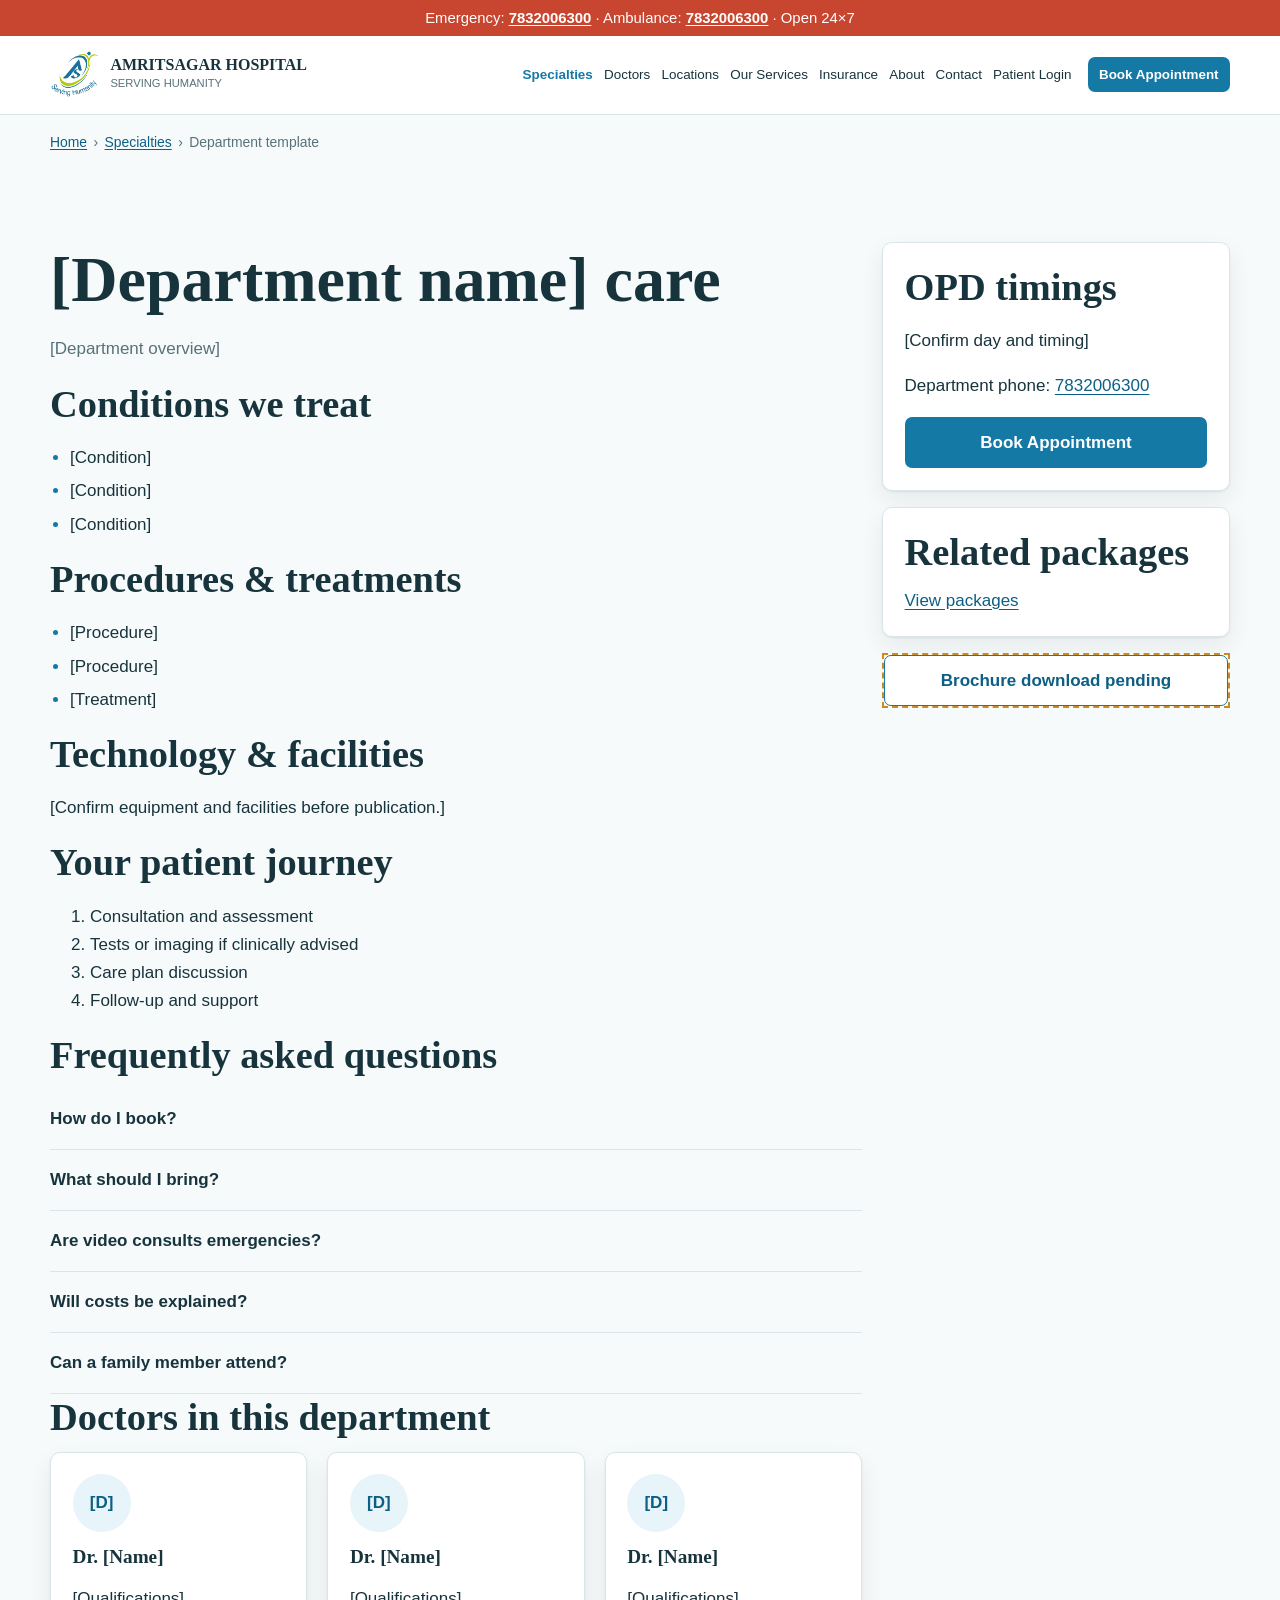
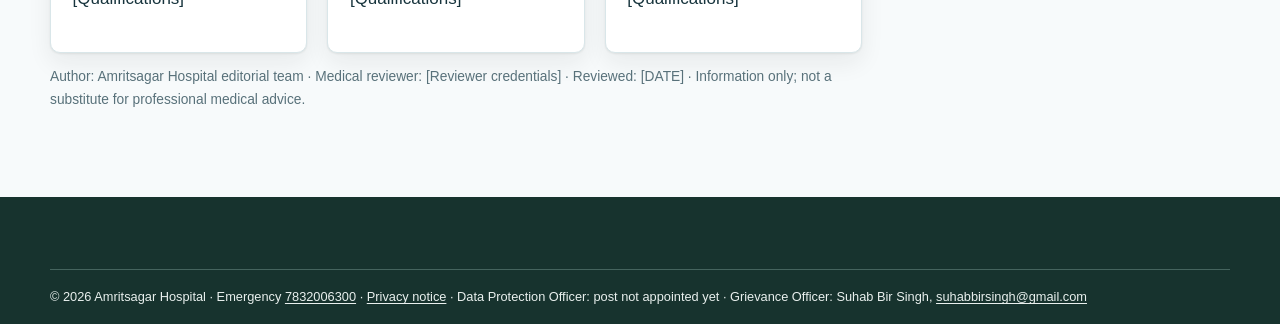
<file: specialty-cardiology.html>
﻿<!-- SPECIALTY DETAIL TEMPLATE: duplicate, rename to specialty-<slug>.html, then update title, H1, content and links. Safe to edit section text. --><!doctype html><html lang="en-IN"><head><meta charset="utf-8"><meta name="viewport" content="width=device-width, initial-scale=1"><title>Specialty Template | Amritsagar Hospital</title><meta name="description" content="Department detail template for Amritsagar Hospital."><link rel="stylesheet" href="assets/style.css"><script src="assets/main.js" defer></script><script type="application/ld+json">{"@context":"https://schema.org","@type":"FAQPage"}</script></head><body><a class="skip" href="#main">Skip to content</a><div class="emergency-bar">Emergency: <a href="tel:+917832006300">7832006300</a> · Ambulance: <a href="tel:+917832006300">7832006300</a> · Open 24×7</div><header class="site-header"><div class="header-inner"><a class="brand-lockup" href="index.html"><span class="brand-mark">A</span><span><strong>AMRITSAGAR HOSPITAL</strong><small>SERVING HUMANITY</small></span></a><button class="nav-toggle" type="button" aria-expanded="false" aria-controls="nav">Menu</button><nav class="primary-nav" id="nav" aria-label="Primary navigation"><a href="specialties.html" aria-current="page">Specialties</a><a href="doctors.html">Doctors</a><a href="locations.html">Locations</a><a href="health-packages.html">Our Services</a><a href="insurance.html">Insurance</a><a href="about.html">About</a><a href="contact.html">Contact</a><a href="patient-login.html">Patient Login</a></nav><a class="btn btn-primary btn-sm" href="book-appointment.html">Book Appointment</a></div></header><main id="main"><div class="wrap breadcrumbs"><a href="index.html">Home</a><span>›</span><a href="specialties.html">Specialties</a><span>›</span>Department template</div><section class="section"><div class="wrap grid grid-sidebar"><article><h1>[Department name] care</h1><p class="lead"><!-- PLACEHOLDER: confirm department overview -->[Department overview]</p><h2>Conditions we treat</h2><ul class="checklist"><li>[Condition]</li><li>[Condition]</li><li>[Condition]</li></ul><h2>Procedures &amp; treatments</h2><ul class="checklist"><li>[Procedure]</li><li>[Procedure]</li><li>[Treatment]</li></ul><h2>Technology &amp; facilities</h2><p>[Confirm equipment and facilities before publication.]</p><h2>Your patient journey</h2><ol><li>Consultation and assessment</li><li>Tests or imaging if clinically advised</li><li>Care plan discussion</li><li>Follow-up and support</li></ol><h2>Frequently asked questions</h2><div class="faq-item"><button class="faq-question" type="button" aria-expanded="false" aria-controls="faq1">How do I book?</button><div class="faq-answer" id="faq1" hidden>Use the appointment page or call the appointments desk.</div></div><div class="faq-item"><button class="faq-question" type="button" aria-expanded="false" aria-controls="faq2">What should I bring?</button><div class="faq-answer" id="faq2" hidden>Bring ID, prior records and insurance documents where relevant.</div></div><div class="faq-item"><button class="faq-question" type="button" aria-expanded="false" aria-controls="faq3">Are video consults emergencies?</button><div class="faq-answer" id="faq3" hidden>No. Teleconsultation is not for emergencies; consent is recorded and prescribing is subject to guidelines.</div></div><div class="faq-item"><button class="faq-question" type="button" aria-expanded="false" aria-controls="faq4">Will costs be explained?</button><div class="faq-answer" id="faq4" hidden>Ask the team for an estimate before planned care.</div></div><div class="faq-item"><button class="faq-question" type="button" aria-expanded="false" aria-controls="faq5">Can a family member attend?</button><div class="faq-answer" id="faq5" hidden>Please confirm current visit guidance with reception.</div></div><h2>Doctors in this department</h2><div class="grid grid-3"><article class="doc-card"><div class="avatar">[D]</div><h3>Dr. [Name]</h3><p>[Qualifications]</p></article><article class="doc-card"><div class="avatar">[D]</div><h3>Dr. [Name]</h3><p>[Qualifications]</p></article><article class="doc-card"><div class="avatar">[D]</div><h3>Dr. [Name]</h3><p>[Qualifications]</p></article></div><p class="medical-meta">Author: Amritsagar Hospital editorial team · Medical reviewer: [Reviewer credentials] · Reviewed: [DATE] · Information only; not a substitute for professional medical advice.</p></article><aside class="sidebar"><div class="card"><h2>OPD timings</h2><p>[Confirm day and timing]</p><p>Department phone: <a href="tel:+917832006300">7832006300</a></p><a class="btn btn-primary btn-block" href="book-appointment.html">Book Appointment</a></div><div class="card"><h2>Related packages</h2><a href="health-packages.html">View packages</a></div><!-- INTEGRATION POINT: specialty-brochure Replace: pending button below Needs: approved brochure URL Owner: hospital content team Notes: accessible PDF --><div class="todo"><a class="btn btn-outline btn-block" href="404.html">Brochure download pending</a></div></aside></div></section></main><footer class="site-footer"><div class="wrap footer-bottom">© 2026 Amritsagar Hospital · Emergency <a href="tel:+917832006300">7832006300</a> · <a href="404.html">Privacy notice</a> · Data Protection Officer: post not appointed yet · Grievance Officer: Suhab Bir Singh, <a href="mailto:suhabbirsingh@gmail.com">suhabbirsingh@gmail.com</a></div></footer></body></html>
</file>
<file: assets/style.css>
﻿/* NON-CODER SETTINGS: change site colours and fonts only in this :root block. */
:root {
  --brand: #1579a5;
  --brand-dark: #0d5f85;
  --brand-light: #e7f4f9;
  --accent: #c8452f;
  --ink: #17343d;
  --ink-soft: #58717a;
  --line: #d9e6e9;
  --surface: #ffffff;
  --page: #f7fafb;
  --serif: Georgia, 'Times New Roman', serif;
  --sans: Arial, Helvetica, sans-serif;
  --radius: 10px;
  --shadow: 0 1px 2px rgb(22 33 31 / 8%), 0 10px 25px rgb(22 33 31 / 7%);
}
* { box-sizing: border-box; }
html { scroll-behavior: smooth; }
body { margin: 0; color: var(--ink); background: var(--page); font: 17px/1.65 var(--sans); }
a { color: var(--brand-dark); text-underline-offset: .16em; }
a:hover { color: var(--brand); }
button, input, select, textarea { font: inherit; }
button, .btn { cursor: pointer; }
:focus-visible { outline: 3px solid #d5901c; outline-offset: 3px; }
.skip { position: absolute; z-index: 20; left: 1rem; top: -5rem; padding: .5rem 1rem; background: #fff; }
.skip:focus { top: 1rem; }
.emergency-bar { background: var(--accent); color: #fff; text-align: center; padding: .35rem 1rem; font-size: .93rem; }
.emergency-bar a { color: #fff; font-weight: 700; }
.site-header { position: sticky; top: 0; z-index: 10; background: #fff; border-bottom: 1px solid var(--line); }
.header-inner, .wrap { width: min(1180px, calc(100% - 2rem)); margin: auto; }
.header-inner { min-height: 78px; display: flex; align-items: center; gap: 1rem; }
.brand-lockup { display: flex; align-items: center; gap: .65rem; color: var(--ink); text-decoration: none; margin-right: auto; }
.brand-mark { display: grid; place-items: center; width: 50px; height: 50px; color: transparent; background: #fff url('amritsagar-logo.jpeg') center / contain no-repeat; border-radius: 8px; font: 700 1.25rem var(--serif); }
.brand-lockup strong { display: block; font: 700 1rem var(--serif); }
.brand-lockup small { display: block; color: var(--ink-soft); font-size: .7rem; }
.primary-nav { display: flex; align-items: center; gap: .7rem; }
.primary-nav a { color: var(--ink); text-decoration: none; font-size: .84rem; }
.primary-nav a[aria-current='page'] { color: var(--brand); font-weight: 700; }
.nav-toggle { display: none; border: 1px solid var(--line); background: #fff; padding: .4rem .6rem; }
.section { padding: 4.5rem 0; }
.section-tint { background: var(--brand-light); }
.hero { background: linear-gradient(125deg, var(--brand-dark), var(--brand)); color: #fff; padding: 5rem 0; }
.hero p { max-width: 650px; font-size: 1.08rem; }
.hero .eyebrow { color: #d8f0ea; }
h1, h2, h3 { font-family: var(--serif); line-height: 1.2; margin: 0 0 .7rem; }
h1 { font-size: clamp(2.15rem, 5vw, 4.4rem); }
h2 { font-size: clamp(1.7rem, 3vw, 2.65rem); }
h3 { font-size: 1.2rem; }
.eyebrow { color: var(--brand); font-size: .77rem; font-weight: 700; letter-spacing: .11em; text-transform: uppercase; }
.lead { max-width: 720px; color: var(--ink-soft); }
.actions { display: flex; flex-wrap: wrap; gap: .75rem; margin-top: 1.4rem; }
.btn { display: inline-block; border: 1px solid transparent; border-radius: 7px; padding: .65rem 1rem; text-align: center; text-decoration: none; font-weight: 700; }
.btn-primary { color: #fff; background: var(--brand); }.btn-primary:hover { color: #fff; background: var(--brand-dark); }
.btn-accent { color: #fff; background: var(--accent); }.btn-accent:hover { color: #fff; background: #9d3424; }
.btn-outline { color: var(--brand-dark); background: #fff; border-color: var(--brand); }.btn-sm { padding: .35rem .65rem; font-size: .84rem; }.btn-block { display: block; width: 100%; }
.grid { display: grid; gap: 1.25rem; }.grid-2 { grid-template-columns: repeat(2, 1fr); }.grid-3 { grid-template-columns: repeat(3, 1fr); }.grid-4 { grid-template-columns: repeat(4, 1fr); }.grid-sidebar { grid-template-columns: minmax(0, 2.1fr) minmax(270px, .9fr); }
.card, .tile, .doc-card, .note { background: var(--surface); border: 1px solid var(--line); border-radius: var(--radius); padding: 1.35rem; box-shadow: var(--shadow); }
.card-link { display: block; color: inherit; text-decoration: none; }.card-link:hover { border-color: var(--brand); transform: translateY(-2px); }
.tile { text-align: center; }.tile strong { display: block; font-family: var(--serif); }
.stat { padding: 1.3rem; text-align: center; }.stat strong { display: block; color: var(--brand); font: 700 clamp(1.8rem, 4vw, 3rem) var(--serif); }
.tag { display: inline-block; margin: .15rem .2rem 0 0; padding: .1rem .5rem; background: var(--brand-light); border-radius: 99px; color: var(--brand-dark); font-size: .75rem; }
.avatar { display: grid; place-items: center; width: 58px; height: 58px; margin-bottom: .8rem; border-radius: 50%; background: var(--brand-light); color: var(--brand-dark); font-weight: 700; }
.price { color: var(--brand-dark); font: 700 1.8rem var(--serif); }.price small { font: 400 .8rem var(--sans); }
.note { color: var(--ink-soft); box-shadow: none; }.todo { border: 2px dashed #c98b22; background: #fff9e8; color: #684b15; }
.checklist { padding-left: 1.25rem; }.checklist li { margin: .35rem 0; }.checklist li::marker { color: var(--brand); }
.deflist dt { margin-top: 1rem; font-weight: 700; }.deflist dd { margin: 0; color: var(--ink-soft); }
.breadcrumbs { padding: 1rem 0; color: var(--ink-soft); font-size: .87rem; }.breadcrumbs span { margin: 0 .4rem; }
.sidebar { align-self: start; position: sticky; top: 100px; }.sidebar .card { margin-bottom: 1rem; }
.table-scroll { overflow-x: auto; background: #fff; border: 1px solid var(--line); border-radius: var(--radius); }.table-scroll table { width: 100%; border-collapse: collapse; min-width: 600px; }.table-scroll th, .table-scroll td { padding: .75rem; border-bottom: 1px solid var(--line); text-align: left; }.table-scroll th { background: var(--brand-light); }
.filters, fieldset { border: 1px solid var(--line); border-radius: var(--radius); padding: 1.2rem; }.filters { display: flex; flex-wrap: wrap; gap: .7rem; }.filters > * { flex: 1 1 180px; }
label { display: block; margin: .65rem 0 .2rem; font-weight: 700; font-size: .9rem; } input, select, textarea { width: 100%; padding: .58rem; border: 1px solid #9aadaa; border-radius: 5px; background: #fff; } textarea { min-height: 100px; }.choice { display: flex; align-items: center; gap: .45rem; margin: .5rem 0; }.choice input { width: auto; }
.slot-grid { display: grid; grid-template-columns: repeat(4, 1fr); gap: .5rem; }.slot-grid button { padding: .55rem; background: #fff; border: 1px solid var(--brand); border-radius: 5px; color: var(--brand-dark); }.slot-grid .unavailable { opacity: .42; text-decoration: line-through; }
.faq-item { border-bottom: 1px solid var(--line); }.faq-question { width: 100%; padding: 1rem 0; background: none; border: 0; color: var(--ink); text-align: left; font-weight: 700; }.faq-answer { padding: 0 0 1rem; }
.emergency-hero { color: #fff; background: var(--accent); padding: 4rem 0; }.emergency-number { color: #fff; font: 700 clamp(2.2rem, 8vw, 5.2rem) var(--serif); }
.map-placeholder { min-height: 190px; display: grid; place-items: center; text-align: center; color: var(--ink-soft); background: repeating-linear-gradient(45deg, #e7efed, #e7efed 12px, #f8fbfa 12px, #f8fbfa 24px); border: 1px dashed var(--brand); border-radius: var(--radius); }
.map-embed { overflow: hidden; border-radius: var(--radius); border: 1px solid var(--line); }
.map-embed iframe { display: block; width: 100% !important; min-height: 320px; border: 0 !important; }
.site-footer { color: #e9f0ee; background: #17332e; padding: 3rem 0 1rem; }.site-footer h2 { font-size: 1.1rem; }.site-footer a { color: #e9f0ee; }.site-footer ul { padding: 0; list-style: none; }.site-footer li { margin: .35rem 0; }.footer-bottom { margin-top: 1.5rem; padding-top: 1rem; border-top: 1px solid #45645e; font-size: .8rem; }
.medical-meta { color: var(--ink-soft); font-size: .86rem; }
@media (max-width: 960px) { .primary-nav { display: none; position: absolute; top: 78px; left: 0; right: 0; padding: 1rem; background: #fff; border-bottom: 1px solid var(--line); flex-wrap: wrap; }.primary-nav.is-open { display: flex; }.nav-toggle { display: block; }.header-inner > .btn { display: none; }.grid-4 { grid-template-columns: repeat(2, 1fr); }.grid-sidebar { grid-template-columns: 1fr; }.sidebar { position: static; } }
@media (max-width: 720px) { body { font-size: 16px; }.section { padding: 3rem 0; }.grid-2, .grid-3, .grid-4 { grid-template-columns: 1fr; }.header-inner { min-height: 68px; }.primary-nav { top: 68px; }.emergency-bar { font-size: .78rem; }.slot-grid { grid-template-columns: repeat(2, 1fr); } }
@media print { .skip, .emergency-bar, .site-header, .site-footer, .btn, button, .todo { display: none !important; } body { background: #fff; } .section { padding: 1rem 0; } }
</file>
